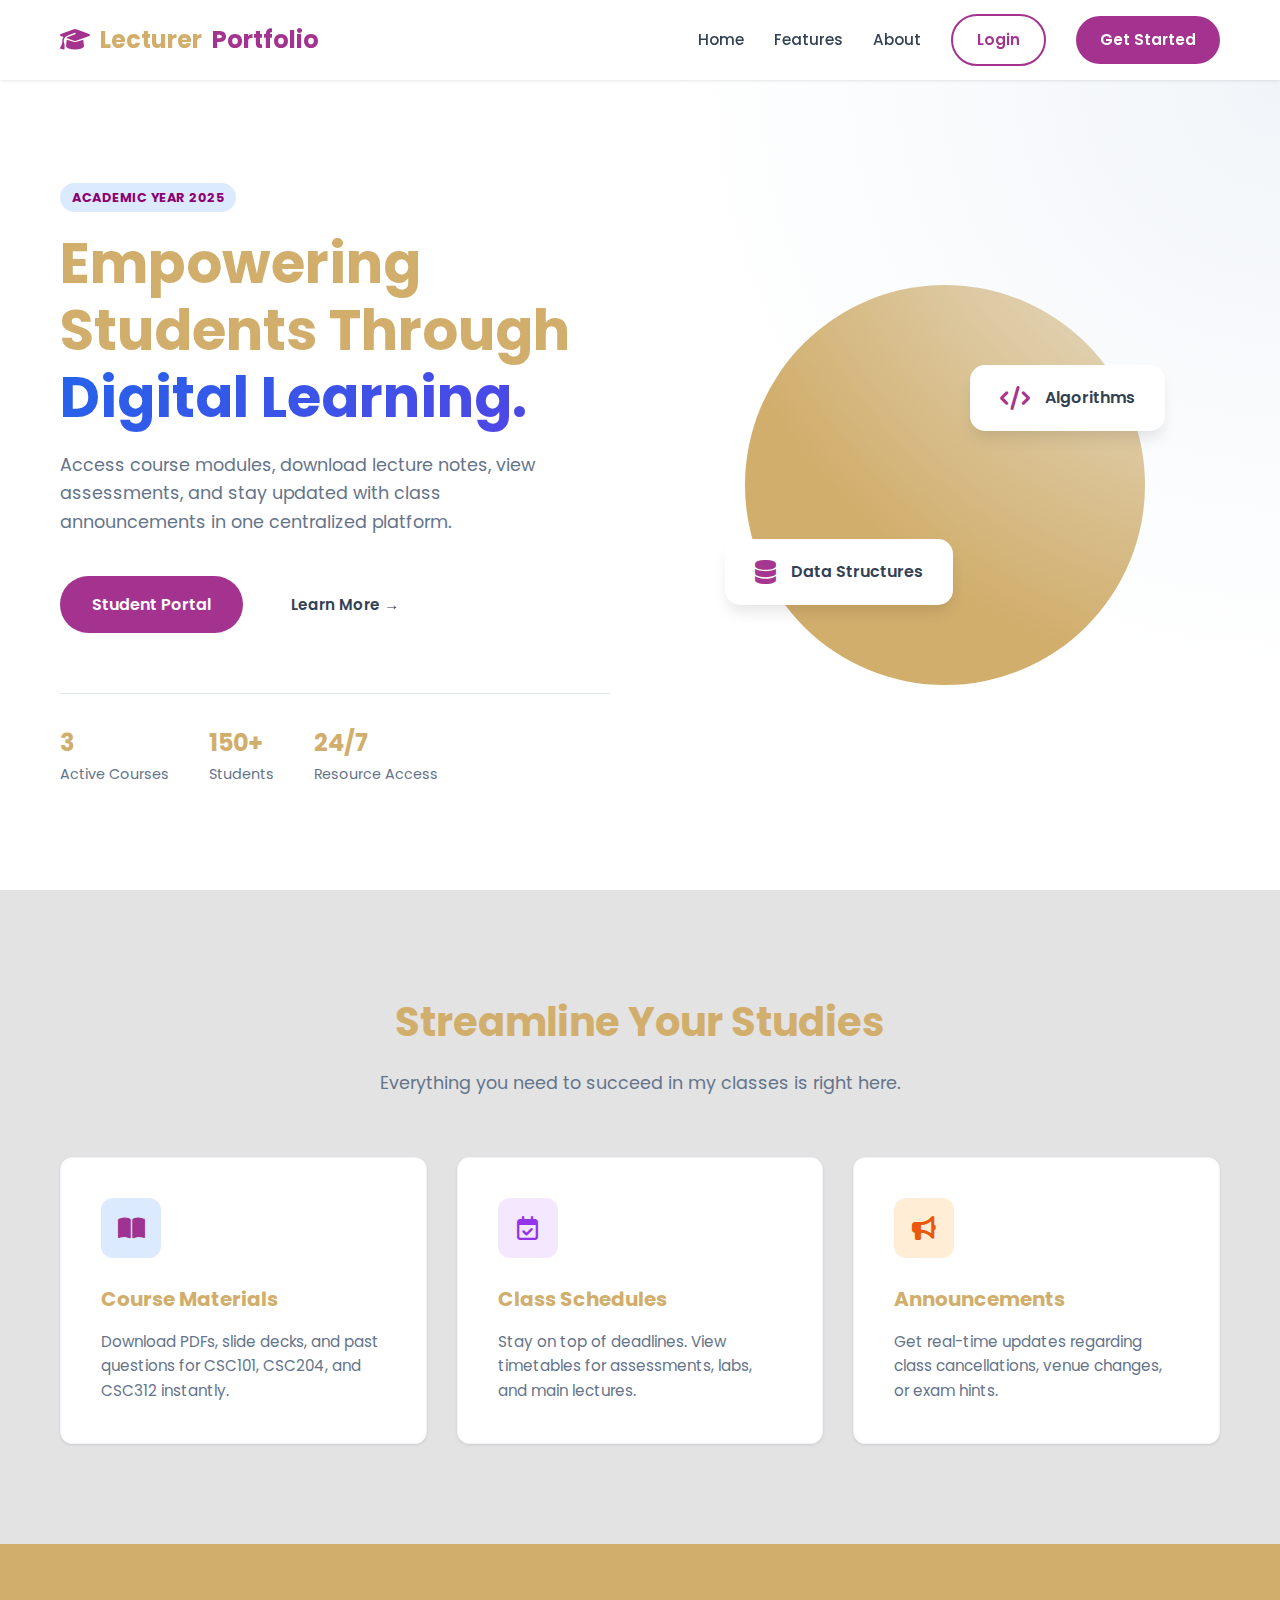
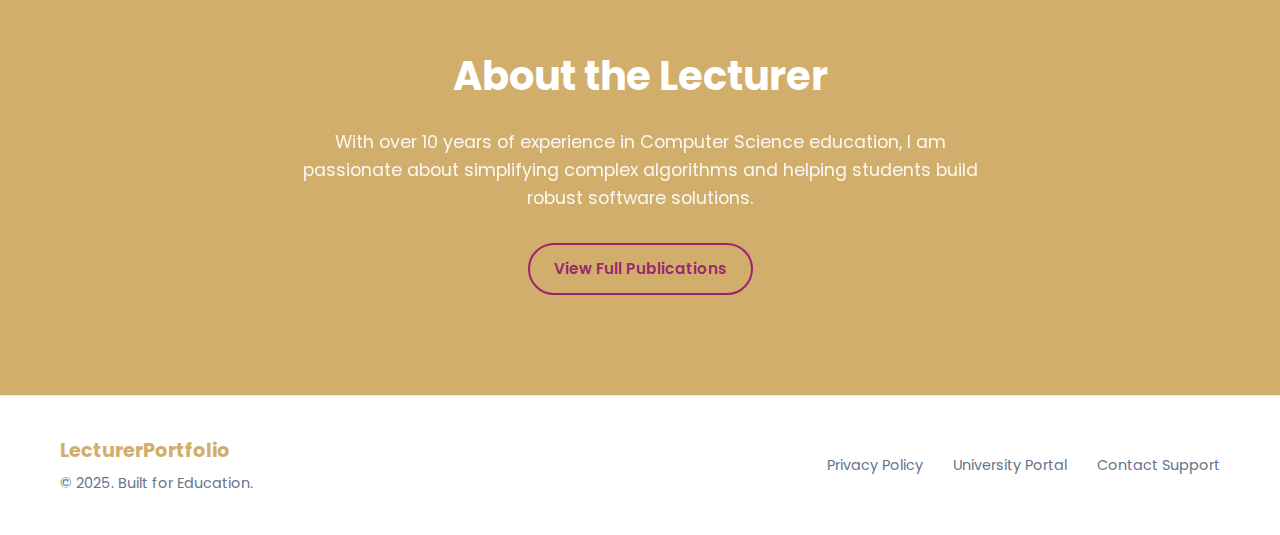
<file: Portfolio/index.html>
<!DOCTYPE html>
<html lang="en">
  <head>
    <meta charset="UTF-8" />
    <meta name="viewport" content="width=device-width, initial-scale=1.0" />
    <title>Dr. Smith | Lecturer Portfolio</title>
    <link rel="stylesheet" href="index.css" />
    <link rel="preconnect" href="https://fonts.googleapis.com" />
    <link rel="preconnect" href="https://fonts.gstatic.com" crossorigin />
    <link
      href="https://fonts.googleapis.com/css2?family=Poppins:wght@300;400;600;700&display=swap"
      rel="stylesheet"
    />
    <link rel="stylesheet" href="https://cdnjs.cloudflare.com/ajax/libs/font-awesome/6.4.0/css/all.min.css">
  </head>
  <body>
    <header id="site-header">
      <div class="container nav-wrapper">
        <div class="logo">
            <span class="logo-icon"><i class="fa-solid fa-graduation-cap"></i></span>
            Lecturer<span class="highlight">Portfolio</span>
        </div>
        <nav class="nav">
          <a href="#home" class="nav-link">Home</a>
          <a href="#features" class="nav-link">Features</a>
          <a href="#about" class="nav-link">About</a>
          <a href="login.html" class="btn btn-outline">Login</a>
          <a href="signup.html" class="btn btn-primary">Get Started</a>
        </nav>
        <div class="mobile-toggle">
            <i class="fa-solid fa-bars"></i>
        </div>
      </div>
    </header>

    <main>
      <section id="home" class="hero-section">
        <div class="container hero-grid">
            <div class="hero-text">
                <span class="badge">Academic Year 2025</span>
                <h1>Empowering Students Through <span class="text-gradient">Digital Learning.</span></h1>
                <p>
                Access course modules, download lecture notes, view assessments, and stay updated with class announcements in one centralized platform.
                </p>
                <div class="cta-group">
                    <a href="login.html" class="btn btn-primary btn-lg">Student Portal</a>
                    <a href="#about" class="btn btn-text">Learn More &rarr;</a>
                </div>
                <div class="stats">
                    <div class="stat-item">
                        <strong>3</strong> <span>Active Courses</span>
                    </div>
                    <div class="stat-item">
                        <strong>150+</strong> <span>Students</span>
                    </div>
                    <div class="stat-item">
                        <strong>24/7</strong> <span>Resource Access</span>
                    </div>
                </div>
            </div>
            <div class="hero-visual">
                <div class="visual-card card-1">
                    <i class="fa-solid fa-code"></i>
                    <span>Algorithms</span>
                </div>
                <div class="visual-card card-2">
                    <i class="fa-solid fa-database"></i>
                    <span>Data Structures</span>
                </div>
                <div class="visual-circle"></div>
            </div>
        </div>
      </section>

      <section id="features" class="features-section">
          <div class="container">
              <div class="section-header">
                  <h2>Streamline Your Studies</h2>
                  <p>Everything you need to succeed in my classes is right here.</p>
              </div>
              
              <div class="features-grid">
                  <div class="feature-card">
                      <div class="icon-box blue">
                        <i class="fa-solid fa-book-open"></i>
                      </div>
                      <h3>Course Materials</h3>
                      <p>Download PDFs, slide decks, and past questions for CSC101, CSC204, and CSC312 instantly.</p>
                  </div>

                  <div class="feature-card">
                      <div class="icon-box purple">
                        <i class="fa-regular fa-calendar-check"></i>
                      </div>
                      <h3>Class Schedules</h3>
                      <p>Stay on top of deadlines. View timetables for assessments, labs, and main lectures.</p>
                  </div>

                  <div class="feature-card">
                      <div class="icon-box orange">
                        <i class="fa-solid fa-bullhorn"></i>
                      </div>
                      <h3>Announcements</h3>
                      <p>Get real-time updates regarding class cancellations, venue changes, or exam hints.</p>
                  </div>
              </div>
          </div>
      </section>

      <section id="about" class="about-section">
          <div class="container about-wrapper">
              <div class="about-content">
                  <h2>About the Lecturer</h2>
                  <p>With over 10 years of experience in Computer Science education, I am passionate about simplifying complex algorithms and helping students build robust software solutions.</p>
                  <a href="#" class="btn btn-outline">View Full Publications</a>
              </div>
          </div>
      </section>
    </main>

    <footer id="site-footer">
      <div class="container footer-content">
        <div class="footer-left">
            <h3>LecturerPortfolio</h3>
            <p>&copy; 2025. Built for Education.</p>
        </div>
        <div class="footer-links">
            <a href="#">Privacy Policy</a>
            <a href="#">University Portal</a>
            <a href="#">Contact Support</a>
        </div>
      </div>
    </footer>
  </body>
</html>
</file>
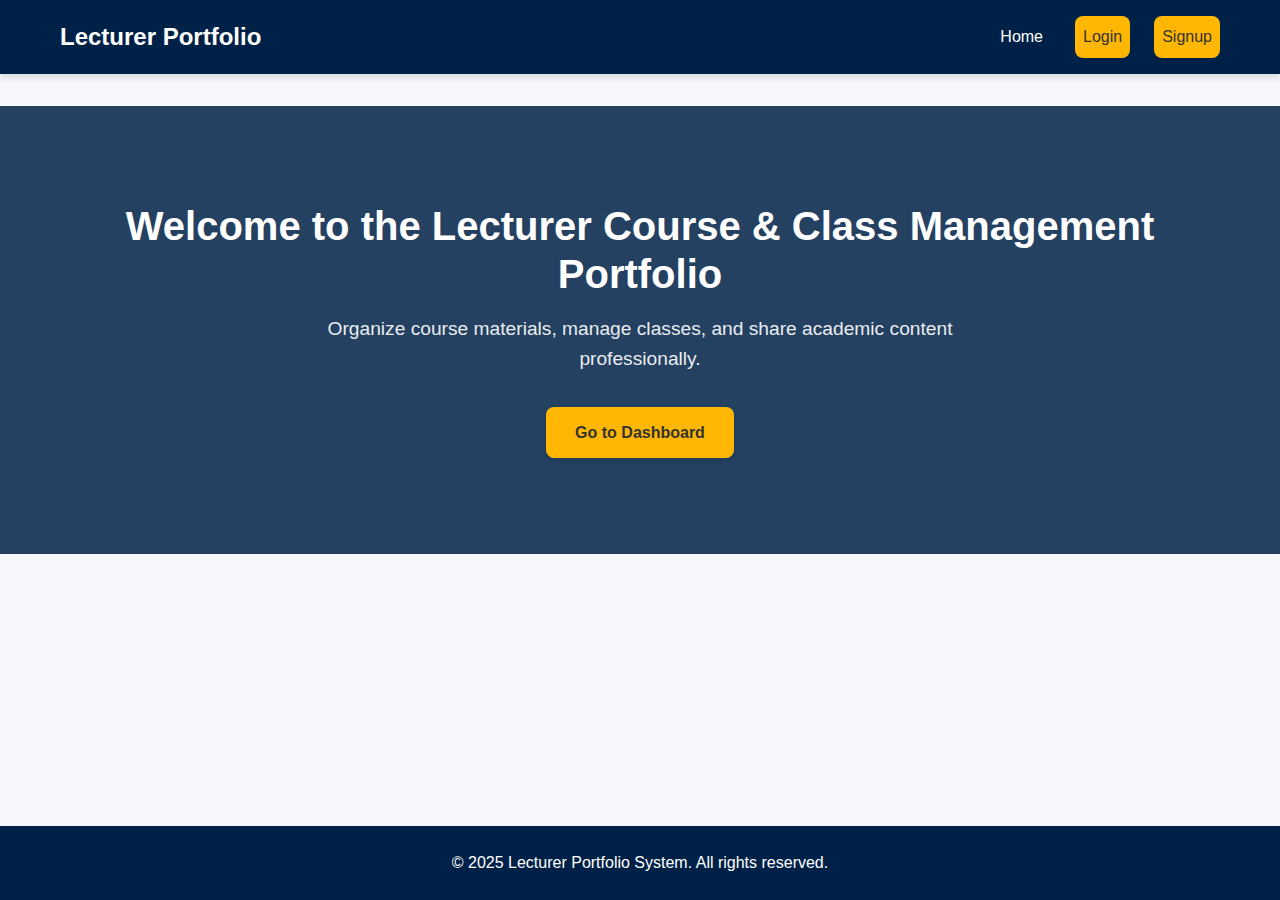
<file: Portfolio (2)/Portfolio/index.html>
<!DOCTYPE html>
<html lang="en">
  <head>
    <meta charset="UTF-8" />
    <meta name="viewport" content="width=device-width, initial-scale=1.0" />
    <title>Lecturer Portfolio</title>
    <link rel="stylesheet" href="index.css" />
    <link rel="preconnect" href="https://fonts.googleapis.com" />
    <link rel="preconnect" href="https://fonts.gstatic.com" crossorigin />
    <link
      href="https://fonts.googleapis.com/css2?family=Poppins:ital,wght@0,100;0,200;0,300;0,400;0,500;0,600;0,700;0,800;0,900;1,100;1,200;1,300;1,400;1,500;1,600;1,700;1,800;1,900&display=swap"
      rel="stylesheet"
    />
  </head>
  <body>
    <!-- HEADER SECTION -->
    <header id="site-header">
      <div class="container">
        <div class="logo">Lecturer Portfolio</div>
        <nav class="nav">
          <a href="index.html">Home</a>
          <a href="login.html" class="btn">Login</a>
          <a href="signup.html" class="btn">Signup</a>
        </nav>
      </div>
    </header>

    <!-- MAIN CONTENT -->
    <main>
      <!-- HOME SECTION -->
      <section id="home" class="page-section active">
        <section id="hero">
          <div class="container">
            <h1>Welcome to the Lecturer Course & Class Management Portfolio</h1>
            <p>
              Organize course materials, manage classes, and share academic
              content professionally.
            </p>
            <a href="login.html" class="primary-btn">Go to Dashboard</a>
          </div>
        </section>
      </section>

      <!-- COURSE PAGES -->
      <section id="csc101" class="page-section">
        <div class="container">
          <div class="course-page">
            <h2>Course Overview</h2>
            <p>
              This course introduces foundational concepts in computer science
              including algorithms, data, hardware, and problem-solving
              techniques.
            </p>

            <h3>Weekly Breakdown</h3>
            <ul class="list">
              <li>Week 1 - Introduction to Computing</li>
              <li>Week 2 - Number Systems</li>
              <li>Week 3 - Algorithms & Flowcharts</li>
              <li>Week 4 - Computer Hardware</li>
              <li>Week 5 - Operating Systems</li>
              <li>Week 6 - Programming Basics</li>
            </ul>

            <h3>Course Materials</h3>
            <div class="materials">
              <div class="mat-item">Lecture Note - Week 1</div>
              <div class="mat-item">Lecture Slides - Hardware</div>
              <div class="mat-item">Assignment 1 - Flowcharts</div>
            </div>
          </div>
        </div>
      </section>

      <section id="csc204" class="page-section">
        <div class="container">
          <div class="course-page">
            <h2>Course Overview</h2>
            <p>
              This course covers essential data structures including arrays,
              linked lists, trees, stacks, queues, and algorithmic thinking.
            </p>

            <h3>Weekly Breakdown</h3>
            <ul class="list">
              <li>Week 1 - Algorithm Analysis</li>
              <li>Week 2 - Arrays & Linked Lists</li>
              <li>Week 3 - Stacks & Queues</li>
              <li>Week 4 - Trees</li>
              <li>Week 5 - Graphs</li>
              <li>Week 6 - Sorting Algorithms</li>
            </ul>

            <h3>Course Materials</h3>
            <div class="materials">
              <div class="mat-item">Data Structures Intro Slides</div>
              <div class="mat-item">Tree Traversal Notes</div>
              <div class="mat-item">Assignment - Sorting Algorithms</div>
            </div>
          </div>
        </div>
      </section>

      <section id="csc312" class="page-section">
        <div class="container">
          <div class="course-page">
            <h2>Course Overview</h2>
            <p>
              This course teaches front-end and back-end web technologies
              including HTML, CSS, JavaScript, HTTP, and server-side processes.
            </p>

            <h3>Weekly Breakdown</h3>
            <ul class="list">
              <li>Week 1 - Introduction to the Web</li>
              <li>Week 2 - HTML5 Structure</li>
              <li>Week 3 - CSS Styling</li>
              <li>Week 4 - JavaScript Basics</li>
              <li>Week 5 - Front-End Projects</li>
              <li>Week 6 - Backend/CGI Concepts</li>
            </ul>

            <h3>Course Materials</h3>
            <div class="materials">
              <div class="mat-item">HTML5 Notes</div>
              <div class="mat-item">CSS3 Styling Guide</div>
              <div class="mat-item">Assignment - Build a Webpage</div>
            </div>
          </div>
        </div>
      </section>
    </main>

    <!-- FOOTER SECTION -->
    <footer id="site-footer">
      <div class="container">
        <p>&copy; 2025 Lecturer Portfolio System. All rights reserved.</p>
      </div>
    </footer>
  </body>
</html>
</file>
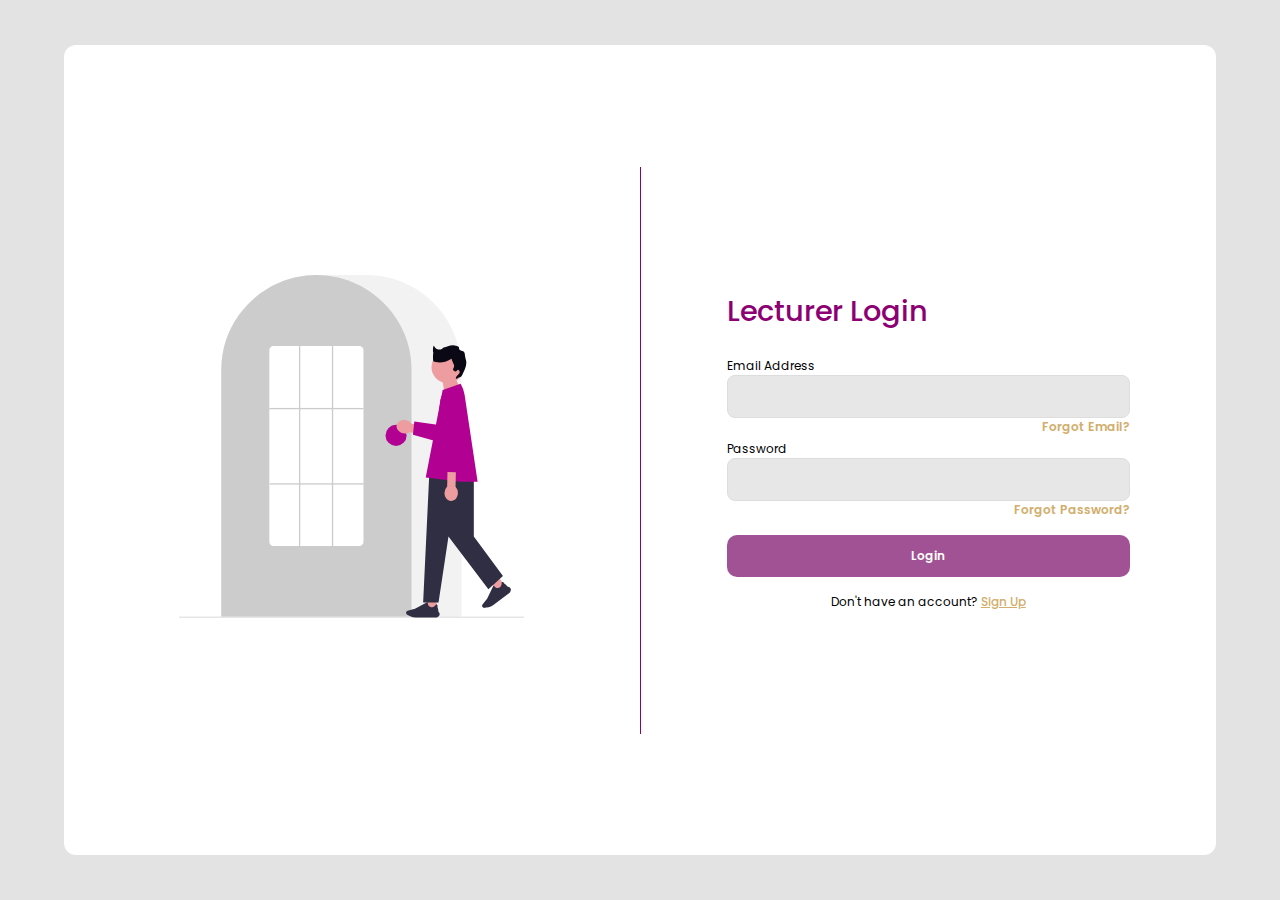
<file: Portfolio/dashboard.html>
<!DOCTYPE html>
<html lang="en">
  <head>
    <meta charset="UTF-8" />
    <meta name="viewport" content="width=device-width, initial-scale=1.0" />
    <title>Lecturer - Dashboard</title>
    <link
      rel="stylesheet"
      href="https://cdnjs.cloudflare.com/ajax/libs/font-awesome/6.0.0/css/all.min.css"
    />
    <link rel="stylesheet" href="dashboard.css" />
    <link rel="preconnect" href="https://fonts.googleapis.com" />
    <link rel="preconnect" href="https://fonts.gstatic.com" crossorigin />
    <link
      href="https://fonts.googleapis.com/css2?family=Poppins:ital,wght@0,100;0,200;0,300;0,400;0,500;0,600;0,700;0,800;0,900;1,100;1,200;1,300;1,400;1,500;1,600;1,700;1,800;1,900&display=swap"
      rel="stylesheet"
    />
  </head>

  <body>
    <button id="mobile-menu-btn" class="mobile-menu-btn">
    <i class="fa-solid fa-bars"></i>
</button>
    <div class="dashboard-container">
      <!-- SIDEBAR -->
      <aside class="sidebar">
        <div class="logo">
          <h2><i class="fa-solid fa-graduation-cap"></i> UniLex</h2>
        </div>
        <ul class="nav-links"></ul>
        <div class="logout-section">
          <a href="login.html" class="log">
            <button class="logout-btn">
              <i class="fa-solid fa-right-from-bracket"></i> Logout
            </button>
          </a>
        </div>
      </aside>

      <!-- MAIN CONTENT -->
      <main class="main-content">
        <!-- HEADER -->
        <header>
          <div class="navii">
            <span></span>
            <p class="top">Dashboard</p>
          </div>
          <div>
            <div class="profile-pic">DS</div>
          </div>
        </header>

        <!-- DASHBOARD PAGE -->
        <div id="page-dashboard" class="page-content active">
          <div class="start">
            <div class="welcome-text">
              <span>
                <p>Welcome back to your dashboard,</p>
              </span>
              <h1 id="welcome-name">Dr. Smith</h1>
            </div>
            <div class="header-actions">
              <span id="current-date"></span>
            </div>
          </div>
          <div class="content-grid">
            <!-- CENTER PANEL -->
            <section class="center-panel">
              <div class="stats-container">
                <div class="card stat-card">
                  <h3>Active Courses</h3>
                  <div class="value">0</div>
                  <p class="subtext">Fall Semester</p>
                </div>
                <div class="card stat-card">
                  <h3>Total Students</h3>
                  <div class="value">0</div>
                  <p class="subtext">Across all levels</p>
                </div>
                <div class="card stat-card highlight">
                  <h3>Pending Marking</h3>
                  <div class="value">0</div>
                  <p class="subtext">Assignments</p>
                </div>
              </div>

              <!-- Course List -->
              <div class="recent-activity">
                <div class="section-header">
                  <h2>Your Courses</h2>
                  <a href="#" class="see-all">See all</a>
                </div>
                <!-- Courses will be dynamically loaded here -->
              </div>
            </section>

            <!-- RIGHT PANEL -->
            <aside class="right-panel">
              <div class="quick-action-card">
                <h3>Quick Announcement</h3>
                <form>
                  <label>Select Course</label>
                  <select>
                    <option>Loading courses...</option>
                  </select>
                  <label>Title</label>
                  <input type="text" placeholder="e.g. Class Cancelled" />
                  <label>Message</label>
                  <textarea placeholder="Type your message here..."></textarea>
                  <button type="submit" class="action-btn">Send Blast</button>
                </form>
              </div>
            </aside>
          </div>
        </div>

        <!-- MY COURSES PAGE -->
        <div id="page-courses" class="page-content">
          <div class="section-header">
            <h2>My Courses</h2>
            <button class="action-btn" id="addCourse">
  <i class="fa-solid fa-plus"></i> Add New Course
</button>
          </div>
          <div class="simple-grid">
            <!-- Courses will be dynamically loaded here -->
          </div>
        </div>

        <!-- STUDENTS PAGE -->
        <div id="page-students" class="page-content">
          <div class="section-header">
            <h2>Student Roster</h2>
            <input
              type="text"
              class="search-bar"
              placeholder="Search students..."
            />
          </div>
          <div class="card">
            <div class="table-responsive">
              <table class="styled-table">
                <thead>
                  <tr>
                    <th>Student ID</th>
                    <th>Name</th>
                    <th>Email</th>
                    <th>Course</th>
                  </tr>
                </thead>
                <tbody>
                  <tr>
                    <td colspan="4">Loading students...</td>
                  </tr>
                </tbody>
              </table>
            </div>
          </div>
        </div>

        <!-- ASSIGNMENTS PAGE -->
        <div id="page-assignments" class="page-content">
          <div class="section-header">
            <h2>Assignments</h2>
          </div>
          <div class="card">
            <h3>Loading assignments...</h3>
          </div>
        </div>

        <!-- ABOUT PAGE -->
        <div id="page-about" class="page-content">
          <div class="img-container">
            <i class="fa-regular fa-user big"></i>
          </div>
          <div class="inner-tabs-nav">
            <button class="inner-tab active" data-subtab="overview">
              Overview
            </button>
            <button class="inner-tab" data-subtab="education">Education</button>
            <button class="inner-tab" data-subtab="experience">
              Experience
            </button>
            <button class="inner-tab" data-subtab="publications">
              Publications
            </button>
          </div>
          <div id="subtab-overview" class="inner-panel active">
            <div class="card">
              <div class="profile-header-flex">
                <div class="profile-icon-container">
                  <i class="fa-solid fa-user"></i>
                </div>
                <div>
                  <h3>Dr. John Smith</h3>
                  <p class="text-muted">Senior Lecturer, Computer Science</p>
                  <p class="bio-text">
                    Dr. Smith is a Senior Lecturer with over 10 years of
                    experience in software engineering and AI. He is passionate
                    about bridging the gap between theoretical computer science
                    and practical industry application.
                  </p>
                </div>
              </div>
              <hr class="divider" />
              <div class="contact-grid">
                <div class="contact-item">
                  <i class="fa-solid fa-envelope"></i> john.smith@unilex.edu
                </div>
                <div class="contact-item">
                  <i class="fa-solid fa-phone"></i> +234 801 234 5678
                </div>
              </div>
            </div>
          </div>

          <div id="subtab-education" class="inner-panel">
            <div class="card">
              <h3>Academic Background</h3>
              <ul class="timeline-list">
                <li>
                  <h4>PhD in Computer Science</h4>
                  <span class="date">2018 - University of Lagos</span>
                  <p>
                    Thesis: Optimizing Neural Networks for Low-Power Devices.
                  </p>
                </li>
                <li>
                  <h4>MSc in Data Systems</h4>
                  <span class="date">2014 - Covenant University</span>
                </li>
                <li>
                  <h4>BSc Computer Science</h4>
                  <span class="date">2011 - University of Benin</span>
                </li>
              </ul>
            </div>
          </div>

          <div id="subtab-experience" class="inner-panel">
            <div class="card">
              <h3>Professional History</h3>
              <ul class="timeline-list">
                <li>
                  <h4>Senior Lecturer</h4>
                  <span class="date">2020 - Present • UniLex</span>
                </li>
                <li>
                  <h4>Lead Software Engineer</h4>
                  <span class="date">2015 - 2020 • TechSolutions Ltd</span>
                </li>
              </ul>
            </div>
          </div>

          <div id="subtab-publications" class="inner-panel">
            <div class="card">
              <h3>Selected Publications</h3>
              <ul class="pub-list">
                <li>
                  <a href="#"
                    >Smith, J. (2023). <em>AI in Education.</em> Journal of AI
                    Research.</a
                  >
                </li>
                <li>
                  <a href="#"
                    >Smith, J. & Doe, A. (2022).
                    <em>Remote Learning Systems.</em> Int. Conf. on
                    Education.</a
                  >
                </li>
              </ul>
            </div>
          </div>
        </div>
      </main>
    </div>

    <script src="script.js" defer></script>
  </body>
</html>
</file>
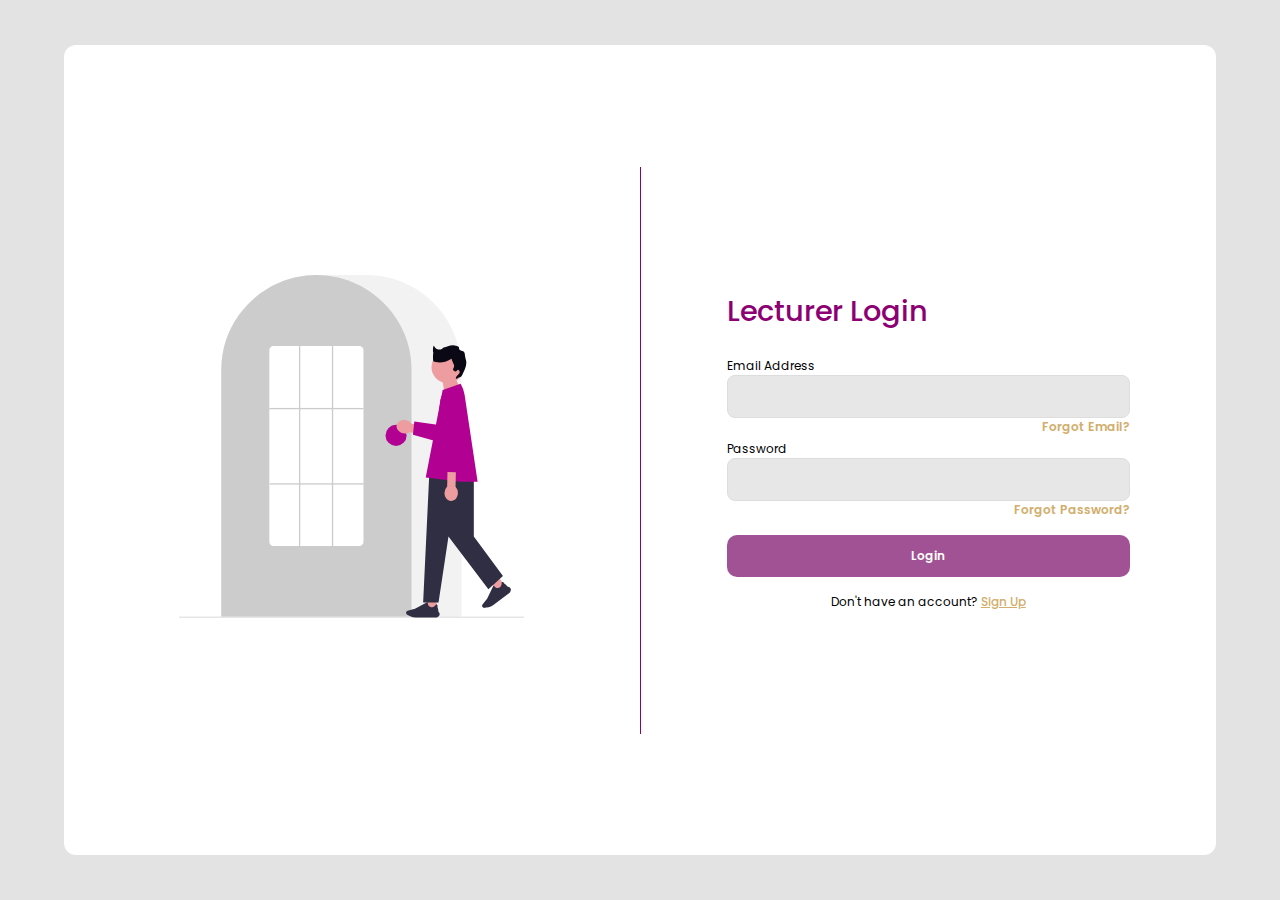
<file: Portfolio/login.html>
<!DOCTYPE html>
<html lang="en">
  <head>
    <meta charset="UTF-8" />
    <meta name="viewport" content="width=device-width, initial-scale=1.0" />
    <title>Login Page</title>
    <link rel="stylesheet" href="auth.css" />
    <link rel="preconnect" href="https://fonts.googleapis.com" />
    <link rel="preconnect" href="https://fonts.gstatic.com" crossorigin />
    <title>TEST Page</title>
    <link
      href="https://fonts.googleapis.com/css2?family=Poppins:wght@100;200;300;400;500;600;700;800;900&display=swap"
      rel="stylesheet"
    />
  </head>
  <body>
    <!-- LOGIN SECTION -->
    <section id="login" class="page-section">
      <div class="auth-body">
        <div class="login-image">
          <img src="assets/login_pic3.svg" alt="" />
        </div>
        <div class="line"></div>
        <div class="auth-container">
          <form class="auth-form" id="loginForm">
            <h2>Lecturer Login</h2>
            
            <div id="error-message" style="color: red; margin-bottom: 10px; display: none;"></div>
            
            <label>Email Address</label>
            <input type="email" id="email" name="email" required />
            <p class="forgor fir">Forgot Email?</p>

            <label>Password</label>
            <input type="password" id="password" name="password" required />
            <p class="forgor sec">Forgot Password?</p>

            <button type="submit" class="primary-btn">Login</button>

            <p class="dont">
              Don't have an account?
              <span><a href="signup.html">Sign Up</a></span>
            </p>
          </form>
        </div>
      </div>
    </section>
<script>
  console.log('Login page loaded - JavaScript is running');

  document.getElementById('loginForm').addEventListener('submit', async function(e) {
    e.preventDefault();  // Prevent the default form submission

    const email = document.getElementById('email').value;
    const password = document.getElementById('password').value;
    const errorDiv = document.getElementById('error-message');

    // Clear previous errors
    errorDiv.style.display = 'none';
    errorDiv.textContent = '';

    console.log('Email:', email);
    console.log('Password:', password);

    // Build URL-encoded body for CGI
    const body = new URLSearchParams();
    body.append('action', 'login');
    body.append('data', JSON.stringify({ email, password }));

    const API_URL = "https://lecturerporfolio.onrender.com/lecturer_api.py";
    try {
      const response = await fetch(API_URL, {
        method: 'POST',
        headers: { "Content-Type": "application/x-www-form-urlencoded" },
        body: body.toString()
      });

      console.log('Response status:', response.status);

      // Get text response first
      const text = await response.text();
      console.log('Raw response:', text);

      // Parse JSON safely
      let result;
      try {
        result = JSON.parse(text);
        console.log('Parsed result:', result);
      } catch (jsonError) {
        console.error('JSON parse error:', jsonError);
        errorDiv.textContent = 'Server returned invalid response. Check console.';
        errorDiv.style.display = 'block';
        return;
      }

      // Handle login result
      if (result.success) {
        console.log('Login successful!');
        sessionStorage.setItem('lecturer', JSON.stringify(result.lecturer));
        window.location.href = 'dashboard.html';
      } else {
        console.log('Login failed:', result.message);
        errorDiv.textContent = result.message;
        errorDiv.style.display = 'block';
      }
    } catch (error) {
      console.error('Fetch error:', error);
      errorDiv.textContent = 'Connection error: ' + error.message;
      errorDiv.style.display = 'block';
    }
  });
</script>
   
  </body>
</html>
</file>
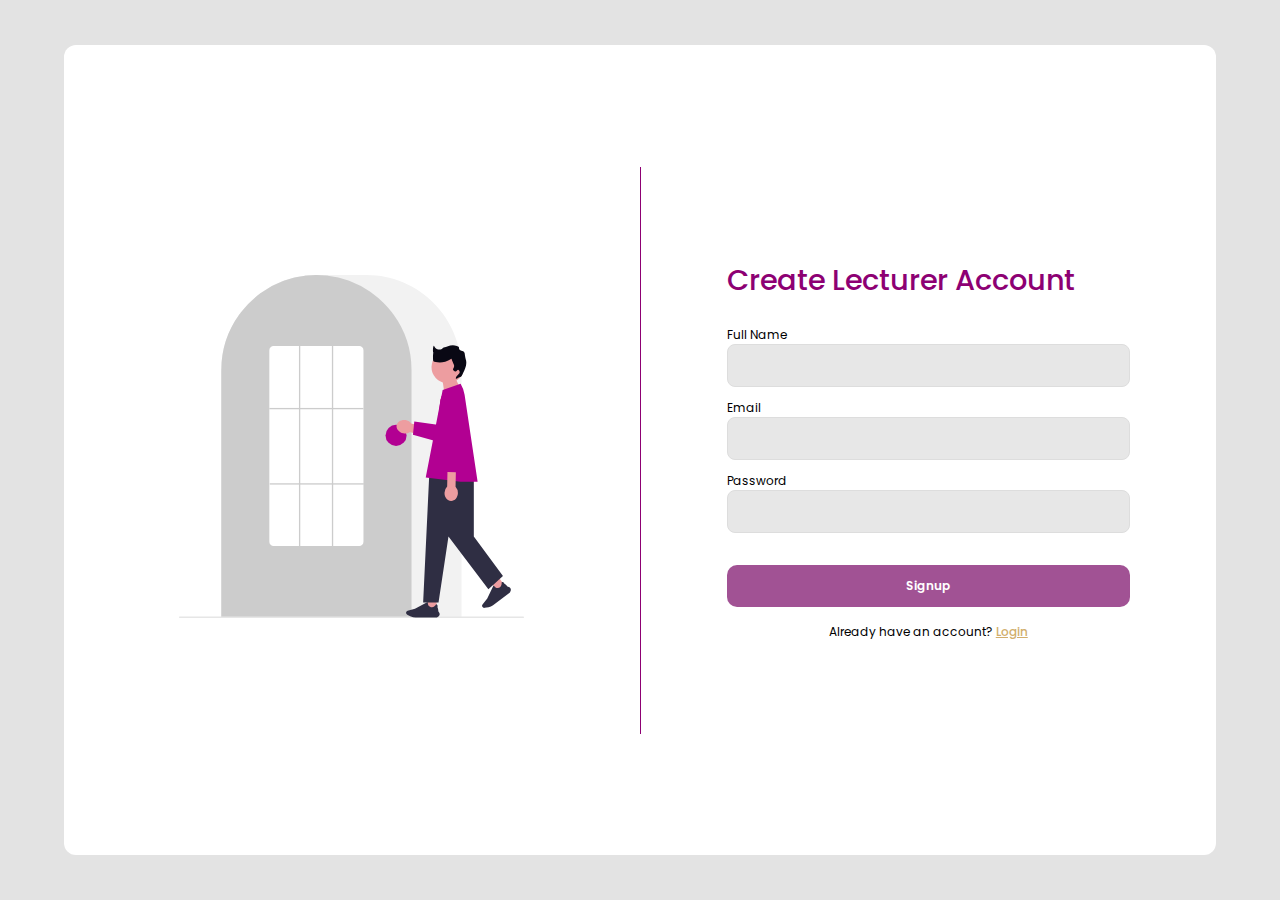
<file: Portfolio/signup.html>
<!DOCTYPE html>
<html lang="en">
  <head>
    <meta charset="UTF-8" />
    <meta name="viewport" content="width=device-width, initial-scale=1.0" />
    <title>Signup Page</title>
    <link rel="stylesheet" href="auth.css" />
    <link rel="preconnect" href="https://fonts.googleapis.com" />
    <link rel="preconnect" href="https://fonts.gstatic.com" crossorigin />
    <link
      href="https://fonts.googleapis.com/css2?family=Poppins:ital,wght@0,100;0,200;0,300;0,400;0,500;0,600;0,700;0,800;0,900;1,100;1,200;1,300;1,400;1,500;1,600;1,700;1,800;1,900&display=swap"
      rel="stylesheet"
    />
  </head>
  <body>
    <!-- SIGNUP SECTION -->
    <section id="signup" class="page-section">
      <div class="auth-body">
        <div class="login-image">
          <img src="assets/login_pic3.svg" alt="" />
        </div>
        <div class="line"></div>
        <div class="auth-container">
          <form class="auth-form" id="signupForm">
            <h2>Create Lecturer Account</h2>
            
            <div id="error-message" style="color: red; margin-bottom: 10px; display: none;"></div>
            <div id="success-message" style="color: green; margin-bottom: 10px; display: none;"></div>
            
            <label>Full Name</label>
            <input type="text" id="name" name="name" required class="new" />

            <label>Email</label>
            <input type="email" id="email" name="email" required class="new" />

            <label>Password</label>
            <input type="password" id="password" name="password" required class="new th" />

            <button type="submit" class="primary-btn">Signup</button>
            
            <p class="dont">
              Already have an account?
              <span><a href="login.html">Login</a></span>
            </p>
          </form>
        </div>
      </div>
    </section>

    <script>
      console.log('Signup page loaded');

      document.getElementById('signupForm').addEventListener('submit', async function(e) {
        e.preventDefault();
        console.log('Signup form submitted');

        const name = document.getElementById('name').value;
        const email = document.getElementById('email').value;
        const password = document.getElementById('password').value;
        const errorDiv = document.getElementById('error-message');
        const successDiv = document.getElementById('success-message');

        errorDiv.style.display = 'none';
        successDiv.style.display = 'none';

        console.log('Name:', name);
        console.log('Email:', email);

        const body = new URLSearchParams();
        body.append('action', 'signup');
        body.append('data', JSON.stringify({ name, email, password }));

        const API_URL = "https://lecturerporfolio.onrender.com/lecturer_api.py";
        try {
          const response = await fetch(API_URL, {
            method: 'POST',
            headers: { "Content-Type": "application/x-www-form-urlencoded" },
            body: body.toString()
          });

          console.log('Response status:', response.status);

          const text = await response.text();
          console.log('Raw response:', text);

          let result;
          try {
            result = JSON.parse(text);
            console.log('Parsed result:', result);
          } catch (jsonError) {
            console.error('JSON parse error:', jsonError);
            errorDiv.textContent = 'Server returned invalid response.';
            errorDiv.style.display = 'block';
            return;
          }

          if (result.success) {
            console.log('✅ Signup successful!');
            successDiv.textContent = result.message + ' Redirecting to login...';
            successDiv.style.display = 'block';

            // Clear form
            document.getElementById('signupForm').reset();

            // Redirect to login after 2 seconds
            setTimeout(() => {
              window.location.href = 'login.html';
            }, 2000);
          } else {
            console.log('❌ Signup failed:', result.message);
            errorDiv.textContent = result.message;
            errorDiv.style.display = 'block';
          }
        } catch (error) {
          console.error('Fetch error:', error);
          errorDiv.textContent = 'Connection error: ' + error.message;
          errorDiv.style.display = 'block';
        }
      });
    </script>
  </body>
</html>
</file>
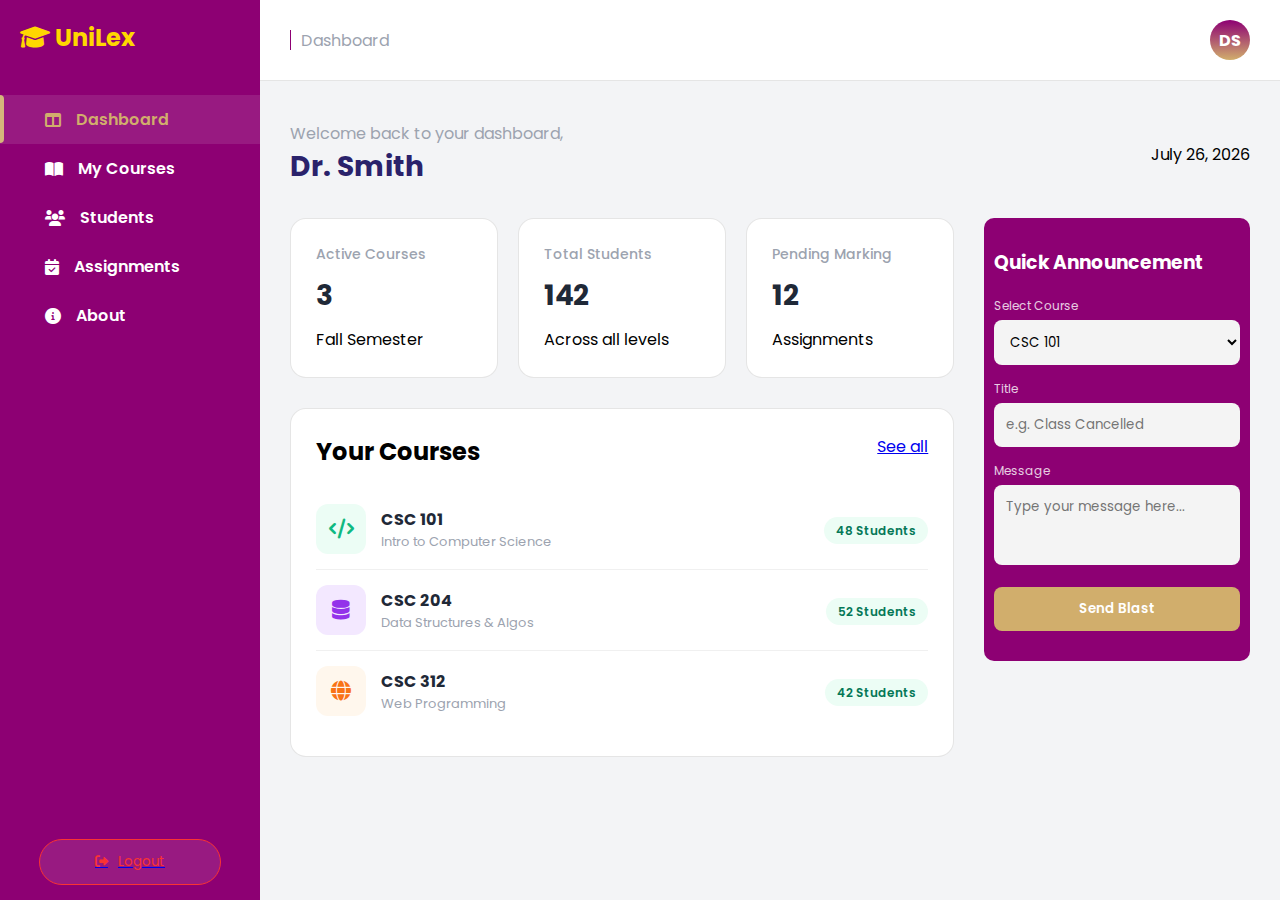
<file: Portfolio (2)/Portfolio/dashboard.html>
<!DOCTYPE html>
<html lang="en">
  <head>
    <meta charset="UTF-8" />
    <meta name="viewport" content="width=device-width, initial-scale=1.0" />
    <title>Lecturer - Dashboard</title>
    <link
      rel="stylesheet"
      href="https://cdnjs.cloudflare.com/ajax/libs/font-awesome/6.0.0/css/all.min.css"
    />

    <link rel="stylesheet" href="dashboard.css" />
    <link rel="preconnect" href="https://fonts.googleapis.com" />
    <link rel="preconnect" href="https://fonts.gstatic.com" crossorigin />
    <link
      href="https://fonts.googleapis.com/css2?family=Poppins:ital,wght@0,100;0,200;0,300;0,400;0,500;0,600;0,700;0,800;0,900;1,100;1,200;1,300;1,400;1,500;1,600;1,700;1,800;1,900&display=swap"
      rel="stylesheet"
    />
  </head>

  <body>
    <div class="dashboard-container">
      <!-- SIDEBAR ------------------------------------------>
      <aside class="sidebar">
        <div class="logo">
          <h2><i class="fa-solid fa-graduation-cap"></i> UniLex</h2>
        </div>
        <ul class="nav-links"></ul>
        <div class="logout-section">
          <a href="login.html" class="log">
            <button class="logout-btn">
              <i class="fa-solid fa-right-from-bracket"></i> Logout
            </button>
          </a>
        </div>
      </aside>

      <!-- MAIN CONTENT ---->
      <main class="main-content">
        <!-- HEADER ------------------------------------------>
        <header>
          <div class="navii">
            <span></span>
            <p class="top">Placeholder</p>
          </div>
          <div>
            <div class="profile-pic">DS</div>
          </div>
        </header>

        <!-- ======================================================= -->

        <!-- DASHBOARD  ------------------------------------------>
        <div id="page-dashboard" class="page-content active">
          <div class="start">
            <div class="welcome-text">
              <span>
                <p>Welcome back to your dashboard,</p>
              </span>
              <h1>Dr. Smith</h1>
            </div>
            <div class="header-actions">
              <span id="current-date"></span>
            </div>
          </div>
          <div class="content-grid">
            <!-- CENTER PANEL------------------------------------------->
            <section class="center-panel">
              <div class="stats-container">
                <div class="card stat-card">
                  <h3>Active Courses</h3>
                  <div class="value">3</div>
                  <p class="subtext">Fall Semester</p>
                </div>
                <div class="card stat-card">
                  <h3>Total Students</h3>
                  <div class="value">142</div>
                  <p class="subtext">Across all levels</p>
                </div>
                <div class="card stat-card highlight">
                  <h3>Pending Marking</h3>
                  <div class="value">12</div>
                  <p class="subtext">Assignments</p>
                </div>
              </div>

              <!-- Course List ------------------------------------------>
              <div class="recent-activity">
                <div class="section-header">
                  <h2>Your Courses</h2>
                  <a href="#" class="see-all">See all</a>
                </div>
                <div class="list-item">
                  <div class="icon-box green">
                    <i class="fa-solid fa-code"></i>
                  </div>
                  <div class="info">
                    <h4>CSC 101</h4>
                    <p>Intro to Computer Science</p>
                  </div>
                  <div class="status">
                    <span class="badge success">48 Students</span>
                  </div>
                </div>
                <div class="list-item">
                  <div class="icon-box purple">
                    <i class="fa-solid fa-database"></i>
                  </div>
                  <div class="info">
                    <h4>CSC 204</h4>
                    <p>Data Structures & Algos</p>
                  </div>
                  <div class="status">
                    <span class="badge success">52 Students</span>
                  </div>
                </div>
                <div class="list-item">
                  <div class="icon-box orange">
                    <i class="fa-solid fa-globe"></i>
                  </div>
                  <div class="info">
                    <h4>CSC 312</h4>
                    <p>Web Programming</p>
                  </div>
                  <div class="status">
                    <span class="badge success">42 Students</span>
                  </div>
                </div>
              </div>
            </section>

            <!-- RIGHT PANEL ------------------------------------------ -->
            <aside class="right-panel">
              <div class="quick-action-card">
                <h3>Quick Announcement</h3>
                <form>
                  <label>Select Course</label>
                  <select>
                    <option>CSC 101</option>
                    <option>CSC 204</option>
                  </select>
                  <label>Title</label>
                  <input type="text" placeholder="e.g. Class Cancelled" />
                  <label>Message</label>
                  <textarea placeholder="Type your message here..."></textarea>
                  <button type="submit" class="action-btn">Send Blast</button>
                </form>
              </div>
            </aside>
          </div>
        </div>

        <!--MY COURSES ------------------------------------------>
        <div id="page-courses" class="page-content">
          <div class="section-header">
            <h2>My Courses</h2>
            <button class="action-btn">
              <i class="fa-solid fa-plus"></i> Add New Course
            </button>
          </div>
          <div class="simple-grid">
            <div class="card">
              <h4>CSC 101: Intro to Computer Science</h4>
              <p>48 Students</p>
              <p>5 Materials, 2 Assignments</p>
            </div>
            <div class="card">
              <h4>CSC 204: Data Structures & Algos</h4>
              <p>52 Students</p>
              <p>8 Materials, 4 Assignments</p>
            </div>
            <div class="card">
              <h4>CSC 312: Web Programming</h4>
              <p>42 Students</p>
              <p>12 Materials, 6 Assignments</p>
            </div>
            <div class="card add-new-card">
              <i class="fa-solid fa-plus"></i>
              <p>Create New Course</p>
            </div>
          </div>
        </div>

        <!-- STUDENTS ----------------------------->
        <div id="page-students" class="page-content">
          <div class="section-header">
            <h2>Student Roster</h2>
            <input
              type="text"
              class="search-bar"
              placeholder="Search students..."
            />
          </div>
          <div class="card">
            <table class="styled-table">
              <thead>
                <tr>
                  <th>Student ID</th>
                  <th>Name</th>
                  <th>Email</th>
                  <th>Course</th>
                </tr>
              </thead>
              <tbody>
                <tr>
                  <td>100234</td>
                  <td>Alice Johnson</td>
                  <td>alice.j@uni.edu</td>
                  <td>CSC 101</td>
                </tr>
                <tr>
                  <td>100235</td>
                  <td>Bob Smith</td>
                  <td>bob.s@uni.edu</td>
                  <td>CSC 204</td>
                </tr>
                <tr>
                  <td>100236</td>
                  <td>Clara Williams</td>
                  <td>clara.w@uni.edu</td>
                  <td>CSC 312</td>
                </tr>
              </tbody>
            </table>
          </div>
        </div>

        <!--ASSIGNMENTS ------------------------------------------>
        <div id="page-assignments" class="page-content">
          <div class="section-header">
            <h2>Assignments</h2>
          </div>
          <div class="card">
            <h3>Pending Submissions to Mark (12)</h3>
            <p>Content for marking assignments would go here.</p>
          </div>
        </div>

        <!-- ABOUT ------------------------------------------>
        <div id="page-about" class="page-content">
          <div class="img-container">
            <i class="fa-regular fa-user big"></i>
          </div>
          <div class="inner-tabs-nav">
            <button class="inner-tab active" data-subtab="overview">
              Overview
            </button>
            <button class="inner-tab" data-subtab="education">Education</button>
            <button class="inner-tab" data-subtab="experience">
              Experience
            </button>
            <button class="inner-tab" data-subtab="publications">
              Publications
            </button>
          </div>
          <div id="subtab-overview" class="inner-panel active">
            <div class="card">
              <div class="profile-header-flex">
                <div class="profile-icon-container">
                  <i class="fa-solid fa-user"></i>
                </div>
                <div>
                  <h3>Dr. John Smith</h3>
                  <p class="text-muted">Senior Lecturer, Computer Science</p>
                  <p class="bio-text">
                    Dr. Smith is a Senior Lecturer with over 10 years of
                    experience in software engineering and AI. He is passionate
                    about bridging the gap between theoretical computer science
                    and practical industry application.
                  </p>
                </div>
              </div>
              <hr class="divider" />
              <div class="contact-grid">
                <div class="contact-item">
                  <i class="fa-solid fa-envelope"></i> john.smith@unilex.edu
                </div>
                <div class="contact-item">
                  <i class="fa-solid fa-phone"></i> +234 801 234 5678
                </div>
              </div>
            </div>
          </div>

          <div id="subtab-education" class="inner-panel">
            <div class="card">
              <h3>Academic Background</h3>
              <ul class="timeline-list">
                <li>
                  <h4>PhD in Computer Science</h4>
                  <span class="date">2018 - University of Lagos</span>
                  <p>
                    Thesis: Optimizing Neural Networks for Low-Power Devices.
                  </p>
                </li>
                <li>
                  <h4>MSc in Data Systems</h4>
                  <span class="date">2014 - Covenant University</span>
                </li>
                <li>
                  <h4>BSc Computer Science</h4>
                  <span class="date">2011 - University of Benin</span>
                </li>
              </ul>
            </div>
          </div>

          <div id="subtab-experience" class="inner-panel">
            <div class="card">
              <h3>Professional History</h3>
              <ul class="timeline-list">
                <li>
                  <h4>Senior Lecturer</h4>
                  <span class="date">2020 - Present • UniLex</span>
                </li>
                <li>
                  <h4>Lead Software Engineer</h4>
                  <span class="date">2015 - 2020 • TechSolutions Ltd</span>
                </li>
              </ul>
            </div>
          </div>

          <div id="subtab-publications" class="inner-panel">
            <div class="card">
              <h3>Selected Publications</h3>
              <ul class="pub-list">
                <li>
                  <a href="#"
                    >Smith, J. (2023). <em>AI in Education.</em> Journal of AI
                    Research.</a
                  >
                </li>
                <li>
                  <a href="#"
                    >Smith, J. & Doe, A. (2022).
                    <em>Remote Learning Systems.</em> Int. Conf. on
                    Education.</a
                  >
                </li>
              </ul>
            </div>
          </div>
        </div>
      </main>
    </div>

    <script src="script.js"></script>
  </body>
</html>
</file>
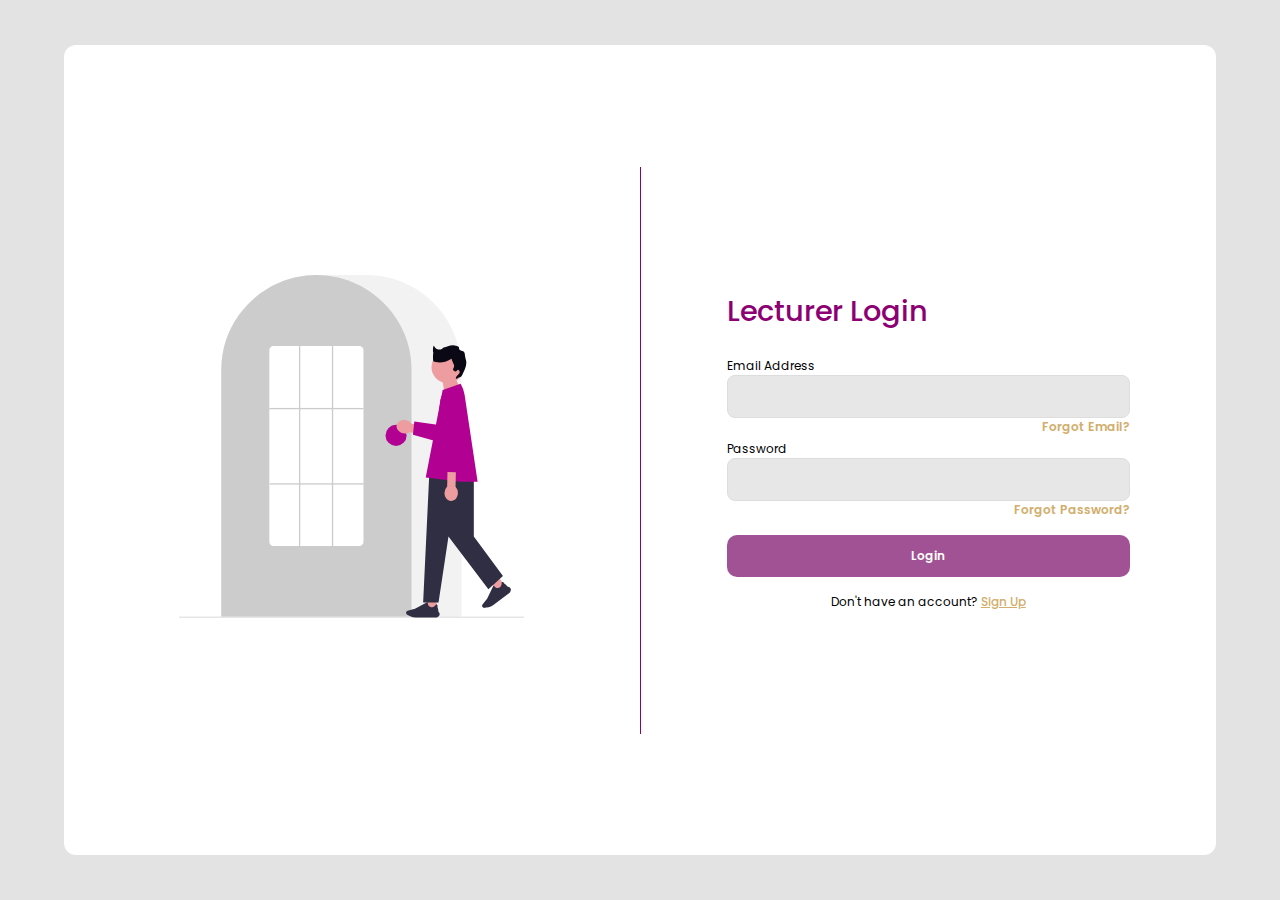
<file: Portfolio (2)/Portfolio/login.html>
<!DOCTYPE html>
<html lang="en">
  <head>
    <meta charset="UTF-8" />
    <meta name="viewport" content="width=device-width, initial-scale=1.0" />
    <title>Login Page</title>
    <link rel="stylesheet" href="auth.css" />
    <link rel="preconnect" href="https://fonts.googleapis.com" />
    <link rel="preconnect" href="https://fonts.gstatic.com" crossorigin />
    <link
      href="https://fonts.googleapis.com/css2?family=Poppins:ital,wght@0,100;0,200;0,300;0,400;0,500;0,600;0,700;0,800;0,900;1,100;1,200;1,300;1,400;1,500;1,600;1,700;1,800;1,900&display=swap"
      rel="stylesheet"
    />
  </head>
  <body>
    <!-- LOGIN SECTION -->
    <section id="login" class="page-section">
      <div class="auth-body">
        <div class="login-image">
          <img src="assets/login_pic3.svg" alt="" />
        </div>
        <div class="line"></div>
        <div class="auth-container">
          <form class="auth-form" action="dashboard.html">
            <h2>Lecturer Login</h2>
            <label>Email Address</label>
            <input type="email" required />
            <p class="forgor fir">Forgot Email?</p>

            <label>Password</label>
            <input type="password" required />
            <p class="forgor sec">Forgot Password?</p>

            <button class="primary-btn">Login</button>

            <p class="dont">
              Don't have an account?
              <span><a href="signup.html">Sign Up</a></span>
            </p>
          </form>
        </div>
      </div>
    </section>
  </body>
</html>
</file>
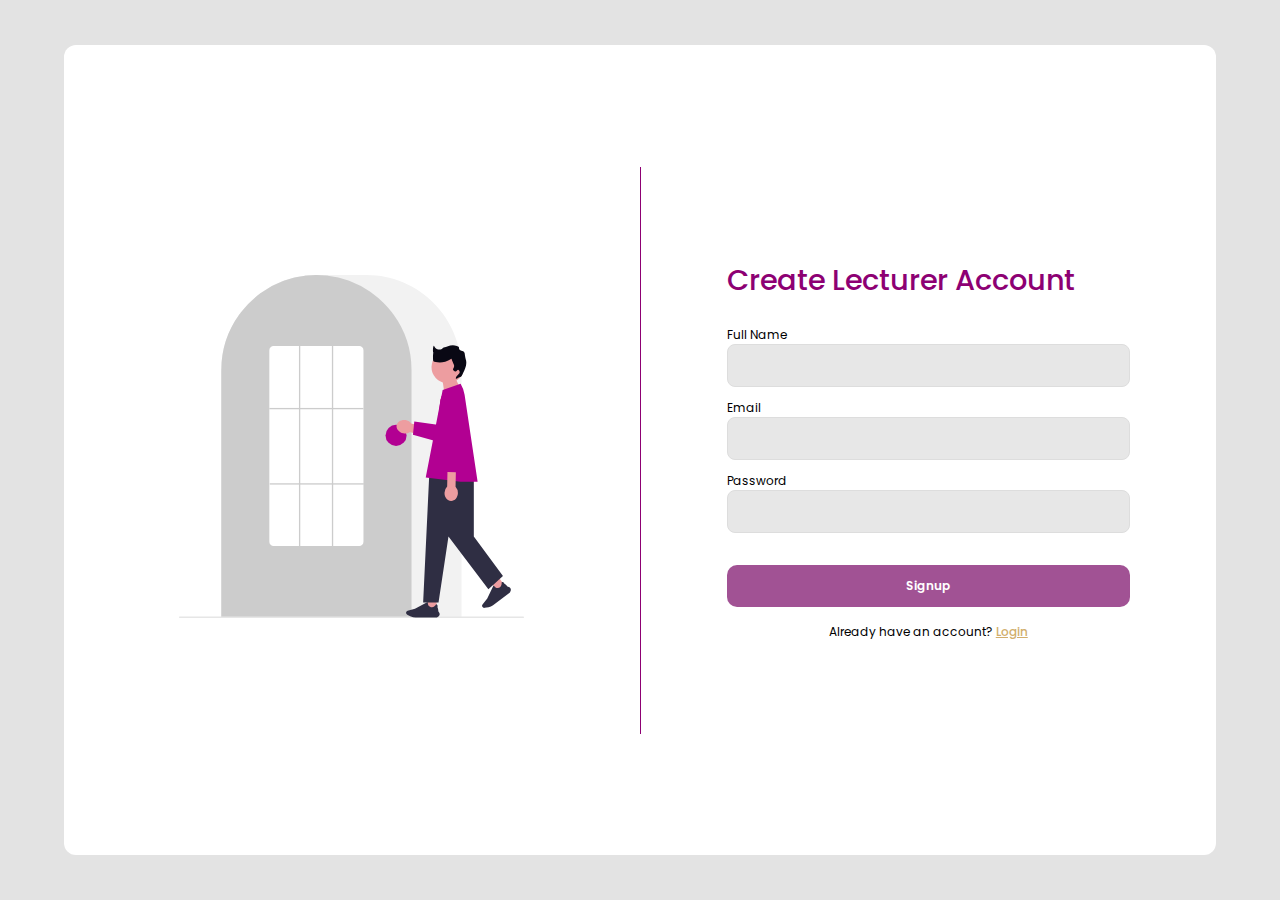
<file: Portfolio (2)/Portfolio/signup.html>
<!DOCTYPE html>
<html lang="en">
  <head>
    <meta charset="UTF-8" />
    <meta name="viewport" content="width=device-width, initial-scale=1.0" />
    <title>Signup Page</title>
    <link rel="stylesheet" href="auth.css" />
    <link rel="preconnect" href="https://fonts.googleapis.com" />
    <link rel="preconnect" href="https://fonts.gstatic.com" crossorigin />
    <link
      href="https://fonts.googleapis.com/css2?family=Poppins:ital,wght@0,100;0,200;0,300;0,400;0,500;0,600;0,700;0,800;0,900;1,100;1,200;1,300;1,400;1,500;1,600;1,700;1,800;1,900&display=swap"
      rel="stylesheet"
    />
  </head>
  <body>
    <!-- SIGNUP SECTION -->
    <section id="signup" class="page-section">
      <div class="auth-body">
        <div class="login-image">
          <img src="assets/login_pic3.svg" alt="" />
        </div>
        <div class="line"></div>
        <div class="auth-container">
          <form class="auth-form" action="dashboard.html">
            <h2>Create Lecturer Account</h2>
            <label>Full Name</label>
            <input type="text" required class="new" />

            <label>Email</label>
            <input type="email" required class="new" />

            <label>Password</label>
            <input type="password" required class="new th" />

            <a href=""><button class="primary-btn">Signup</button></a>
            <p class="dont">
              Already have an account?
              <span><a href="login.html">Login</a></span>
            </p>
          </form>
        </div>
      </div>
    </section>
  </body>
</html>
</file>
<file: Portfolio/dashboard.css>
:root {
  --primary-color: #2a226b;
  --secondary-color: #f3f4f6;
  --text-dark: #1f2937;
  --text-light: #9ca3af;
  --white: #ffffff;
  --accent-green: #10b981;
  --accent-orange: #f59e0b;

  --color-border: #0000001a;
  --color-l-background: #e3e3e3;
  --color-primary: #8d0073;
  --color-secondary: #d1ae6c;
  --color-d-background: #101010f0;
  --color-input-bg: #e7e7e7;
  --color-button: #750262ae;
  --color-danger: #fa3333;
}

::-webkit-scrollbar {
  width: 6px;
}
::-webkit-scrollbar-track {
  background: transparent;
}
::-webkit-scrollbar-thumb {
  border-radius: 10px;
  background: linear-gradient(var(--color-secondary), var(--color-primary));
}
* {
  margin: 0;
  padding: 0;
  box-sizing: border-box;
  font-family: "Poppins", sans-serif;
}

body {
  background-color: var(--secondary-color);
  height: 100vh;
  overflow: hidden;
}

.dashboard-container {
  display: flex;
  height: 100%;
}

header {
  display: flex;
  justify-content: space-between;
  align-items: center;
  border-bottom: 1px solid var(--color-border);
  margin: 0 -30px;
  padding: 20px 30px;
  background-color: white;
  margin-bottom: 40px;
}
.navii {
  display: flex;
  align-items: center;
  gap: 10px;
  color: var(--text-light);
}
.navii span {
  display: block;
  width: 1px;
  height: 1.25rem;
  background-color: var(--color-primary);
}
/* 2. SIDEBAR STYLES */
.sidebar {
  width: 260px;
  background-color: var(--color-primary);
  color: var(--white);
  display: flex;
  flex-direction: column;
}

.logo h2 {
  font-size: 24px;
  margin: 20px 20px 40px 20px;
  color: #ffd700; /* Gold accent for logo */
}

.nav-links {
  list-style: none;
  flex: 1;
}

.nav-links a {
  display: flex;
  align-items: center;
  gap: 15px;
  text-decoration: none;
  color: white; /* Lighter purple text */
  padding: 12px 45px;
  transition: 0.3s ease;
  font-weight: 600;
}

.nav-links li.active a,
.nav-links a:hover {
  background-color: rgba(255, 255, 255, 0.1);
}
.nav-links li.active a {
  color: var(--color-secondary);
  position: relative;
}
.nav-links li.active .left-side {
  position: absolute;
  left: 0;
  height: 3rem;
  width: 0.25rem;
  background-color: var(--color-secondary);
  border-top-right-radius: 6px;
  border-bottom-right-radius: 6px;
}

.log {
  display: flex;
  justify-content: center;
  padding-bottom: 15px;
}
.logout-btn {
  background: rgba(255, 255, 255, 0.1);
  color: var(--color-danger);
  border: none;
  width: 70%;
  padding: 12px;
  border-radius: 30px;
  cursor: pointer;
  display: flex;
  align-items: center;
  justify-content: center;
  gap: 10px;
  text-decoration: none;
  border: 1px solid var(--color-danger);
}

.main-content {
  flex: 1;
  display: flex;
  flex-direction: column;
  padding: 0 30px 20px 30px;
  overflow-y: auto;
}

.start {
  display: flex;
  justify-content: space-between;
  align-items: center;
  margin-bottom: 30px;
}

.welcome-text h1 {
  color: var(--primary-color);
  font-size: 28px;
}
.welcome-text span {
  color: var(--text-light);
}

.header-actions {
  display: flex;
  align-items: center;
  gap: 20px;
}

.profile-pic {
  width: 40px;
  height: 40px;
  background: linear-gradient(var(--color-primary), var(--color-secondary));
  color: white;
  border-radius: 50%;
  display: flex;
  justify-content: center;
  align-items: center;
  font-weight: bold;
}

/* 4. GRID LAYOUT (Center vs Right) */
.content-grid {
  display: grid;
  grid-template-columns: 2.5fr 1fr;
  gap: 30px;
  height: 100%;
}

/* 5. CENTER PANEL - STATS */
.stats-container {
  display: grid;
  grid-template-columns: repeat(3, 1fr);
  gap: 20px;
  margin-bottom: 30px;
}

.card {
  background: var(--white);
  padding: 25px;
  border-radius: 16px;
  transition: transform 0.3s ease;
  border: 1px solid var(--color-border);
}

.stat-card h3 {
  font-size: 14px;
  color: var(--text-light);
  font-weight: 500;
}

.stat-card .value {
  font-size: 28px;
  font-weight: 700;
  color: var(--text-dark);
  margin: 10px 0;
}

/* 6. CENTER PANEL - COURSE LIST */
.recent-activity {
  background: var(--white);
  padding: 25px;
  border-radius: 16px;
  border: 1px solid var(--color-border);
}

.section-header {
  display: flex;
  justify-content: space-between;
  margin-bottom: 20px;
}

.list-item {
  display: flex;
  align-items: center;
  padding: 15px 0;
  border-bottom: 1px solid #f0f0f0;
}

.list-item:last-child {
  border-bottom: none;
}

.icon-box {
  width: 50px;
  height: 50px;
  border-radius: 12px;
  display: flex;
  align-items: center;
  justify-content: center;
  margin-right: 15px;
  font-size: 20px;
}

.icon-box.green {
  background: #ecfdf5;
  color: #10b981;
}
.icon-box.purple {
  background: #f3e8ff;
  color: #9333ea;
}
.icon-box.orange {
  background: #fff7ed;
  color: #f97316;
}

.info {
  flex: 1;
}
.info h4 {
  font-size: 16px;
  color: var(--text-dark);
}
.info p {
  font-size: 13px;
  color: var(--text-light);
}

.badge {
  padding: 5px 12px;
  border-radius: 20px;
  font-size: 12px;
  font-weight: 600;
}
.badge.success {
  background: #ecfdf5;
  color: #047857;
}

/* 7. RIGHT PANEL - QUICK ACTION */
.quick-action-card {
  background: var(--color-primary);
  color: white;
  padding: 30px 10px;
  border-radius: 10px;
  height: fit-content;
}

.quick-action-card h3 {
  margin-bottom: 20px;
}

.quick-action-card label {
  display: block;
  font-size: 12px;
  margin-bottom: 5px;
  opacity: 0.8;
}

.quick-action-card input,
.quick-action-card select,
.quick-action-card textarea {
  width: 100%;
  padding: 12px;
  margin-bottom: 15px;
  border-radius: 8px;
  border: none;
  background: #f4f4f4;
  font-family: inherit;
}

.quick-action-card textarea {
  height: 80px;
  resize: none;
}

.action-btn {
  width: 100%;
  padding: 12px;
  background: var(--color-secondary);
  color: white;
  border: none;
  border-radius: 8px;
  cursor: pointer;
  font-weight: 600;
  transition: background 0.3s;
}

.action-btn:hover {
  background: #6d5ecc;
}
/* 9. STYLES FOR NEW DYNAMIC PAGES */

.page-content {
  display: none; /* 1. Hide ALL pages by default */
  animation: fadeIn 0.4s ease;
}

.page-content.active {
  display: block; /* 2. Force ONLY the active page to show */
}

@keyframes fadeIn {
  from {
    opacity: 0;
    transform: translateY(10px);
  }
  to {
    opacity: 1;
    transform: translateY(0);
  }
}

/* --- Page: Courses --- */
.simple-grid {
  display: grid;
  grid-template-columns: repeat(auto-fit, minmax(250px, 1fr));
  gap: 20px;
}

.add-new-card {
  display: flex;
  flex-direction: column;
  align-items: center;
  justify-content: center;
  border: 2px dashed var(--text-light);
  color: var(--text-light);
  background: #fafafa;
  cursor: pointer;
}
.add-new-card i {
  font-size: 24px;
  margin-bottom: 10px;
}

/* --- Page: Students --- */
.search-bar {
  padding: 10px 15px;
  border: 1px solid #ddd;
  border-radius: 8px;
  width: 300px;
  font-size: 14px;
}

.styled-table {
  width: 100%;
  border-collapse: collapse;
}
.styled-table th,
.styled-table td {
  padding: 15px;
  text-align: left;
  border-bottom: 1px solid #f0f0f0;
}
.styled-table th {
  background: #fafafa;
  font-weight: 600;
  color: var(--text-light);
}
.styled-table tbody tr:hover {
  background: #fcfcfc;
}

.big {
  font-size: 12rem;
  color: var(--color-secondary);
}
.img-container {
  display: flex;
  justify-content: center;
  align-items: center;
  width: 18rem;
  height: 18rem;
  border-radius: 50%;
  background-color: white;
  border: 1px solid var(--color-border);
  margin-bottom: 10px;
}

/* --- INNER TABS STYLING --- */

/* The White Card holding the buttons */
.about-header-card {
  background: white;
  padding: 20px 30px;
  border-radius: 16px;
  margin-bottom: 20px;
  box-shadow: 0 2px 10px rgba(0, 0, 0, 0.02);
}

.about-header-card h2 {
  margin-bottom: 15px;
  font-size: 22px;
  color: var(--text-dark);
}

.inner-tabs-nav {
  background: white;
  max-width: 70%;
  display: grid;
  grid-template-columns: repeat(4, 1fr);
  gap: 10px;
  flex-wrap: wrap;
  border-radius: 12px;
  border: 1px solid var(--color-border);
  padding: 5px;
  margin-bottom: 10px;
}

/* The Pill Buttons */
.inner-tab {
  border: none;
  background: transparent;
  padding: 10px 24px;
  border-radius: 10px; /* Pill shape */
  cursor: pointer;
  font-size: 14px;
  font-weight: 500;
  color: var(--text-light);
  transition: all 0.3s ease;
}

.inner-tab:hover {
  background: #f8f9fa;
  color: var(--primary-color);
}

/* Active State (Looks like the screenshot) */
.inner-tab.active {
  background: #ebe9f6; /* Very light purple background */
  color: var(--primary-color); /* Deep purple text */
  font-weight: 600;
  border: 1px solid #c79af1;
}

/* Content Panels */
.inner-panel {
  display: none; /* Hidden by default */
  animation: fadeIn 0.4s ease;
}

.inner-panel.active {
  display: block; /* Show active one */
}

/* --- Content Styling Helpers --- */
.profile-header-flex {
  display: flex;
  align-items: center;
  gap: 20px;
  margin-bottom: 20px;
}
.text-muted {
  color: var(--text-light);
  font-size: 14px;
  margin-bottom: 10px;
}
.bio-text {
  line-height: 1.6;
  color: var(--text-dark);
}
.divider {
  border: 0;
  border-top: 1px solid #eee;
  margin: 20px 0;
}
.contact-grid {
  display: flex;
  gap: 30px;
}
.contact-item i {
  margin-right: 8px;
  color: var(--primary-color);
}
.timeline-list {
  list-style: none;
}
.timeline-list li {
  margin-bottom: 20px;
  border-left: 3px solid #eee;
  padding-left: 15px;
}
.timeline-list h4 {
  font-size: 16px;
  margin-bottom: 5px;
}
.timeline-list .date {
  font-size: 12px;
  color: var(--text-light);
  display: block;
  margin-bottom: 5px;
}
/* =========================================
   RESPONSIVE DESIGN (Mobile & Tablet)
   ========================================= */

/* 1. Mobile Menu Button (Hidden on Desktop) */
.mobile-menu-btn {
    display: none; /* Hide on large screens */
    position: fixed;
    top: 90px;
    left: 15px;
    z-index: 1001; /* Above sidebar */
    background: white;
    color: black;
    border: none;
    padding: 10px 15px;
    border-radius: 8px;
    font-size: 20px;
    cursor: pointer;
    box-shadow: 4px 0 15px rgba(0,0,0,0.1);
        transition: left 0.3s ease-in-out; /* This makes it slide */

}
.mobile-menu-btn.moved {
    left: 275px; /* Sidebar width (260px) + original gap (15px) */
}
@media (max-width: 992px) {
    /* 2. Show the Menu Button */
    .mobile-menu-btn {
        display: block;
    }

    /* 3. Turn Sidebar into an "Off-Canvas" Drawer */
    .sidebar {
        position: fixed;
        top: 0;
        left: 0;
        height: 100vh;
        width: 260px;
        z-index: 1000;
        transform: translateX(-100%); /* Hide sidebar off-screen left */
        transition: transform 0.3s ease-in-out;
        box-shadow: 4px 0 15px rgba(0,0,0,0.1);
    }

    /* Class used by JS to slide sidebar in */
    .sidebar.open {
        transform: translateX(0); 
    }
    
    /* 5. Stack the Grid Layout (Right Panel goes below Center Panel) */
    .content-grid {
        grid-template-columns: 1fr; /* Single column */
    }


    /* --- TABLE SCROLL FIX (Critical for Students Page) --- */
    .table-responsive {
        width: 100%;
        overflow-x: auto; /* Adds scrollbar if table is too wide */
        -webkit-overflow-scrolling: touch; /* Smooth scrolling on iOS */
        margin-bottom: 15px;
        border-radius: 8px;
        border: 1px solid #eee;
    }
    
    table {
        min-width: 600px; /* Force table to be wide enough to read */
    }

    .header-actions {
        justify-content: space-between;
    }
    
    /* 7. Stack Stats Cards */
    .stats-container {
        grid-template-columns: 1fr; /* One card per row on mobile */
    }
    
    /* 8. Fix Profile/About Grid */
    .about-grid {
        grid-template-columns: 1fr; /* Stack profile card on top of details */
    }
    .inner-tabs-nav {
        max-width: 100%; /* Full width on mobile */
        grid-template-columns: repeat(2, 1fr); /* Two tabs per row */
    }
}
</file>
<file: Portfolio/auth.css>
/* ===== AUTH STYLES ===== */

:root {
  --color-border: #0000001a;
  --color-l-background: #e3e3e3;
  --color-primary: #8d0073;
  --color-secondary: #d1ae6c;
  --color-d-background: #101010f0;
  --color-input-bg: #e7e7e7;
  --color-button: #750262ae;
}
* {
  margin: 0;
  padding: 0;
  font-family: "Poppins", sans-serif;
  box-sizing: border-box;
}
#login,
#signup {
  display: flex;
  justify-content: center;
  align-items: center;
  background-color: var(--color-l-background);
  height: 100vh;
}
.auth-body {
  display: flex;
  justify-content: center;
  align-items: center;
  height: 90%;
  width: 90%;
  background: white;
  border-radius: 12px;
}

.auth-container {
  background-color: var(--white);
  border-radius: 20px;
  width: 100%;
  flex: 1;
  justify-items: center;
}

.auth-container h2 {
  text-align: left;
  margin-bottom: 1.5rem;
  color: var(--color-primary);
  font-size: 1.8rem;
  width: 100%;
  font-weight: 500;
}

.auth-form label {
  display: block;
  color: var(--dark);
  font-size: 0.75rem;
}

.auth-form {
  width: 70%;
}
.auth-form input {
  width: 100%;
  padding: 0.5rem 0.5rem;
  border: 1px solid #ddd;
  border-radius: 8px;
  font-size: 1rem;
  background-color: var(--color-input-bg);
  transition: var(--transition);
}

.auth-form input:focus {
  outline: none;
  border-color: var(--color-primary);
}

.auth-form button {
  width: 100%;
  padding: 0.75rem;
  background-color: var(--color-button);
  color: white;
  border: none;
  border-radius: 10px;
  font-size: 0.75rem;
  font-weight: 600;
  cursor: pointer;
  transition: var(--transition);
  margin-bottom: 1rem;
  transition: background-color 0.3s ease;
}

.auth-form button:hover {
  background-color: var(--color-primary);
  color: #ffffff;
}

.auth-form p a {
  color: var(--accent);
  font-weight: 500;
}

.auth-form p a:hover {
  text-decoration: underline;
}

.login-image {
  width: 100%;
  flex: 1;
  text-align: center;
}
.login-image img {
  width: 60%;
}
.line {
  width: 1px;
  height: 70%;
  background: var(--color-primary);
}
.forgor {
  color: var(--color-secondary);
  text-align: right;
  font-size: 0.75rem;
  font-weight: 600;
}
.fir {
  margin-bottom: 0.25rem;
}
.sec {
  margin-bottom: 1rem;
}
.dont {
  text-align: center;
  font-size: 0.75rem;
}
span {
  color: var(--color-secondary);
}
.new {
  margin-bottom: 0.75rem;
}
.th {
  margin-bottom: 2rem;
}
</file>
<file: Portfolio (2)/Portfolio/dashboard.css>
:root {
  --primary-color: #2a226b;
  --secondary-color: #f3f4f6;
  --text-dark: #1f2937;
  --text-light: #9ca3af;
  --white: #ffffff;
  --accent-green: #10b981;
  --accent-orange: #f59e0b;

  --color-border: #0000001a;
  --color-l-background: #e3e3e3;
  --color-primary: #8d0073;
  --color-secondary: #d1ae6c;
  --color-d-background: #101010f0;
  --color-input-bg: #e7e7e7;
  --color-button: #750262ae;
  --color-danger: #fa3333;
}

::-webkit-scrollbar {
  width: 6px;
}
::-webkit-scrollbar-track {
  background: transparent;
}
::-webkit-scrollbar-thumb {
  border-radius: 10px;
  background: linear-gradient(var(--color-secondary), var(--color-primary));
}
* {
  margin: 0;
  padding: 0;
  box-sizing: border-box;
  font-family: "Poppins", sans-serif;
}

body {
  background-color: var(--secondary-color);
  height: 100vh;
  overflow: hidden;
}

.dashboard-container {
  display: flex;
  height: 100%;
}

header {
  display: flex;
  justify-content: space-between;
  align-items: center;
  border-bottom: 1px solid var(--color-border);
  margin: 0 -30px;
  padding: 20px 30px;
  background-color: white;
  margin-bottom: 40px;
}
.navii {
  display: flex;
  align-items: center;
  gap: 10px;
  color: var(--text-light);
}
.navii span {
  display: block;
  width: 1px;
  height: 1.25rem;
  background-color: var(--color-primary);
}
/* 2. SIDEBAR STYLES */
.sidebar {
  width: 260px;
  background-color: var(--color-primary);
  color: var(--white);
  display: flex;
  flex-direction: column;
}

.logo h2 {
  font-size: 24px;
  margin: 20px 20px 40px 20px;
  color: #ffd700; /* Gold accent for logo */
}

.nav-links {
  list-style: none;
  flex: 1;
}

.nav-links a {
  display: flex;
  align-items: center;
  gap: 15px;
  text-decoration: none;
  color: white; /* Lighter purple text */
  padding: 12px 45px;
  transition: 0.3s ease;
  font-weight: 600;
}

.nav-links li.active a,
.nav-links a:hover {
  background-color: rgba(255, 255, 255, 0.1);
}
.nav-links li.active a {
  color: var(--color-secondary);
  position: relative;
}
.nav-links li.active .left-side {
  position: absolute;
  left: 0;
  height: 3rem;
  width: 0.25rem;
  background-color: var(--color-secondary);
  border-top-right-radius: 6px;
  border-bottom-right-radius: 6px;
}

.log {
  display: flex;
  justify-content: center;
  padding-bottom: 15px;
}
.logout-btn {
  background: rgba(255, 255, 255, 0.1);
  color: var(--color-danger);
  border: none;
  width: 70%;
  padding: 12px;
  border-radius: 30px;
  cursor: pointer;
  display: flex;
  align-items: center;
  justify-content: center;
  gap: 10px;
  text-decoration: none;
  border: 1px solid var(--color-danger);
}

.main-content {
  flex: 1;
  display: flex;
  flex-direction: column;
  padding: 0 30px 20px 30px;
  overflow-y: auto;
}

.start {
  display: flex;
  justify-content: space-between;
  align-items: center;
  margin-bottom: 30px;
}

.welcome-text h1 {
  color: var(--primary-color);
  font-size: 28px;
}
.welcome-text span {
  color: var(--text-light);
}

.header-actions {
  display: flex;
  align-items: center;
  gap: 20px;
}

.profile-pic {
  width: 40px;
  height: 40px;
  background: linear-gradient(var(--color-primary), var(--color-secondary));
  color: white;
  border-radius: 50%;
  display: flex;
  justify-content: center;
  align-items: center;
  font-weight: bold;
}

/* 4. GRID LAYOUT (Center vs Right) */
.content-grid {
  display: grid;
  grid-template-columns: 2.5fr 1fr;
  gap: 30px;
  height: 100%;
}

/* 5. CENTER PANEL - STATS */
.stats-container {
  display: grid;
  grid-template-columns: repeat(3, 1fr);
  gap: 20px;
  margin-bottom: 30px;
}

.card {
  background: var(--white);
  padding: 25px;
  border-radius: 16px;
  transition: transform 0.3s ease;
  border: 1px solid var(--color-border);
}

.stat-card h3 {
  font-size: 14px;
  color: var(--text-light);
  font-weight: 500;
}

.stat-card .value {
  font-size: 28px;
  font-weight: 700;
  color: var(--text-dark);
  margin: 10px 0;
}

/* 6. CENTER PANEL - COURSE LIST */
.recent-activity {
  background: var(--white);
  padding: 25px;
  border-radius: 16px;
  border: 1px solid var(--color-border);
}

.section-header {
  display: flex;
  justify-content: space-between;
  margin-bottom: 20px;
}

.list-item {
  display: flex;
  align-items: center;
  padding: 15px 0;
  border-bottom: 1px solid #f0f0f0;
}

.list-item:last-child {
  border-bottom: none;
}

.icon-box {
  width: 50px;
  height: 50px;
  border-radius: 12px;
  display: flex;
  align-items: center;
  justify-content: center;
  margin-right: 15px;
  font-size: 20px;
}

.icon-box.green {
  background: #ecfdf5;
  color: #10b981;
}
.icon-box.purple {
  background: #f3e8ff;
  color: #9333ea;
}
.icon-box.orange {
  background: #fff7ed;
  color: #f97316;
}

.info {
  flex: 1;
}
.info h4 {
  font-size: 16px;
  color: var(--text-dark);
}
.info p {
  font-size: 13px;
  color: var(--text-light);
}

.badge {
  padding: 5px 12px;
  border-radius: 20px;
  font-size: 12px;
  font-weight: 600;
}
.badge.success {
  background: #ecfdf5;
  color: #047857;
}

/* 7. RIGHT PANEL - QUICK ACTION */
.quick-action-card {
  background: var(--color-primary);
  color: white;
  padding: 30px 10px;
  border-radius: 10px;
  height: fit-content;
}

.quick-action-card h3 {
  margin-bottom: 20px;
}

.quick-action-card label {
  display: block;
  font-size: 12px;
  margin-bottom: 5px;
  opacity: 0.8;
}

.quick-action-card input,
.quick-action-card select,
.quick-action-card textarea {
  width: 100%;
  padding: 12px;
  margin-bottom: 15px;
  border-radius: 8px;
  border: none;
  background: #f4f4f4;
  font-family: inherit;
}

.quick-action-card textarea {
  height: 80px;
  resize: none;
}

.action-btn {
  width: 100%;
  padding: 12px;
  background: var(--color-secondary);
  color: white;
  border: none;
  border-radius: 8px;
  cursor: pointer;
  font-weight: 600;
  transition: background 0.3s;
}

.action-btn:hover {
  background: #6d5ecc;
}
/* 9. STYLES FOR NEW DYNAMIC PAGES */

.page-content {
  display: none; /* 1. Hide ALL pages by default */
  animation: fadeIn 0.4s ease;
}

.page-content.active {
  display: block; /* 2. Force ONLY the active page to show */
}

@keyframes fadeIn {
  from {
    opacity: 0;
    transform: translateY(10px);
  }
  to {
    opacity: 1;
    transform: translateY(0);
  }
}

/* --- Page: Courses --- */
.simple-grid {
  display: grid;
  grid-template-columns: repeat(auto-fit, minmax(250px, 1fr));
  gap: 20px;
}

.add-new-card {
  display: flex;
  flex-direction: column;
  align-items: center;
  justify-content: center;
  border: 2px dashed var(--text-light);
  color: var(--text-light);
  background: #fafafa;
  cursor: pointer;
}
.add-new-card i {
  font-size: 24px;
  margin-bottom: 10px;
}

/* --- Page: Students --- */
.search-bar {
  padding: 10px 15px;
  border: 1px solid #ddd;
  border-radius: 8px;
  width: 300px;
  font-size: 14px;
}

.styled-table {
  width: 100%;
  border-collapse: collapse;
}
.styled-table th,
.styled-table td {
  padding: 15px;
  text-align: left;
  border-bottom: 1px solid #f0f0f0;
}
.styled-table th {
  background: #fafafa;
  font-weight: 600;
  color: var(--text-light);
}
.styled-table tbody tr:hover {
  background: #fcfcfc;
}

.big {
  font-size: 12rem;
  color: var(--color-secondary);
}
.img-container {
  display: flex;
  justify-content: center;
  align-items: center;
  width: 18rem;
  height: 18rem;
  border-radius: 50%;
  background-color: white;
  border: 1px solid var(--color-border);
  margin-bottom: 10px;
}

/* --- INNER TABS STYLING --- */

/* The White Card holding the buttons */
.about-header-card {
  background: white;
  padding: 20px 30px;
  border-radius: 16px;
  margin-bottom: 20px;
  box-shadow: 0 2px 10px rgba(0, 0, 0, 0.02);
}

.about-header-card h2 {
  margin-bottom: 15px;
  font-size: 22px;
  color: var(--text-dark);
}

.inner-tabs-nav {
  background: white;
  max-width: 70%;
  display: grid;
  grid-template-columns: repeat(4, 1fr);
  gap: 10px;
  flex-wrap: wrap;
  border-radius: 12px;
  border: 1px solid var(--color-border);
  padding: 5px;
  margin-bottom: 10px;
}

/* The Pill Buttons */
.inner-tab {
  border: none;
  background: transparent;
  padding: 10px 24px;
  border-radius: 10px; /* Pill shape */
  cursor: pointer;
  font-size: 14px;
  font-weight: 500;
  color: var(--text-light);
  transition: all 0.3s ease;
}

.inner-tab:hover {
  background: #f8f9fa;
  color: var(--primary-color);
}

/* Active State (Looks like the screenshot) */
.inner-tab.active {
  background: #ebe9f6; /* Very light purple background */
  color: var(--primary-color); /* Deep purple text */
  font-weight: 600;
  border: 1px solid #c79af1;
}

/* Content Panels */
.inner-panel {
  display: none; /* Hidden by default */
  animation: fadeIn 0.4s ease;
}

.inner-panel.active {
  display: block; /* Show active one */
}

/* --- Content Styling Helpers --- */
.profile-header-flex {
  display: flex;
  align-items: center;
  gap: 20px;
  margin-bottom: 20px;
}
.text-muted {
  color: var(--text-light);
  font-size: 14px;
  margin-bottom: 10px;
}
.bio-text {
  line-height: 1.6;
  color: var(--text-dark);
}
.divider {
  border: 0;
  border-top: 1px solid #eee;
  margin: 20px 0;
}
.contact-grid {
  display: flex;
  gap: 30px;
}
.contact-item i {
  margin-right: 8px;
  color: var(--primary-color);
}
.timeline-list {
  list-style: none;
}
.timeline-list li {
  margin-bottom: 20px;
  border-left: 3px solid #eee;
  padding-left: 15px;
}
.timeline-list h4 {
  font-size: 16px;
  margin-bottom: 5px;
}
.timeline-list .date {
  font-size: 12px;
  color: var(--text-light);
  display: block;
  margin-bottom: 5px;
}
</file>
<file: Portfolio (2)/Portfolio/auth.css>
/* ===== AUTH STYLES ===== */

:root {
  --color-border: #0000001a;
  --color-l-background: #e3e3e3;
  --color-primary: #8d0073;
  --color-secondary: #d1ae6c;
  --color-d-background: #101010f0;
  --color-input-bg: #e7e7e7;
  --color-button: #750262ae;
}
* {
  margin: 0;
  padding: 0;
  font-family: "Poppins", sans-serif;
  box-sizing: border-box;
}
#login,
#signup {
  display: flex;
  justify-content: center;
  align-items: center;
  background-color: var(--color-l-background);
  height: 100vh;
}
.auth-body {
  display: flex;
  justify-content: center;
  align-items: center;
  height: 90%;
  width: 90%;
  background: white;
  border-radius: 12px;
}

.auth-container {
  background-color: var(--white);
  border-radius: 20px;
  width: 100%;
  flex: 1;
  justify-items: center;
}

.auth-container h2 {
  text-align: left;
  margin-bottom: 1.5rem;
  color: var(--color-primary);
  font-size: 1.8rem;
  width: 100%;
  font-weight: 500;
}

.auth-form label {
  display: block;
  color: var(--dark);
  font-size: 0.75rem;
}

.auth-form {
  width: 70%;
}
.auth-form input {
  width: 100%;
  padding: 0.5rem 0.5rem;
  border: 1px solid #ddd;
  border-radius: 8px;
  font-size: 1rem;
  background-color: var(--color-input-bg);
  transition: var(--transition);
}

.auth-form input:focus {
  outline: none;
  border-color: var(--color-primary);
}

.auth-form button {
  width: 100%;
  padding: 0.75rem;
  background-color: var(--color-button);
  color: white;
  border: none;
  border-radius: 10px;
  font-size: 0.75rem;
  font-weight: 600;
  cursor: pointer;
  transition: var(--transition);
  margin-bottom: 1rem;
  transition: background-color 0.3s ease;
}

.auth-form button:hover {
  background-color: var(--color-primary);
  color: #ffffff;
}

.auth-form p a {
  color: var(--accent);
  font-weight: 500;
}

.auth-form p a:hover {
  text-decoration: underline;
}

.login-image {
  width: 100%;
  flex: 1;
  text-align: center;
}
.login-image img {
  width: 60%;
}
.line {
  width: 1px;
  height: 70%;
  background: var(--color-primary);
}
.forgor {
  color: var(--color-secondary);
  text-align: right;
  font-size: 0.75rem;
  font-weight: 600;
}
.fir {
  margin-bottom: 0.25rem;
}
.sec {
  margin-bottom: 1rem;
}
.dont {
  text-align: center;
  font-size: 0.75rem;
}
span {
  color: var(--color-secondary);
}
.new {
  margin-bottom: 0.75rem;
}
.th {
  margin-bottom: 2rem;
}
</file>
<file: Portfolio/index.css>
/* --- VARIABLES & RESET --- */
:root {
    --primary: #8d0073cc;       
    --primary-dark: #8d0073;
    --secondary: #d1ae6c;     
    --accent: #f59e0b;        
    --bg-light: #f8fafc;
    --text-main: #334155;
    --text-light: #64748b;
    --white: #ffffff;
    --gradient: linear-gradient(135deg, #2563eb 0%, #4f46e5 100%);
    --shadow-sm: 0 1px 3px rgba(0,0,0,0.1);
    --shadow-md: 0 4px 6px -1px rgba(0,0,0,0.1);
    --shadow-lg: 0 10px 15px -3px rgba(0,0,0,0.1);
    --radius: 12px;

  --color-border: #0000001a;
  --color-l-background: #e3e3e3;;
  --color-d-background: #101010f0;
  --color-input-bg: #e7e7e7;
  --color-button: #750262ae;
}

* {
    margin: 0;
    padding: 0;
    box-sizing: border-box;
}

body {
    font-family: 'Poppins', sans-serif;
    color: var(--text-main);
    background-color: var(--white);
    line-height: 1.6;
    overflow-x: hidden;
}

a { text-decoration: none; color: inherit; transition: 0.3s; }
ul { list-style: none; }

.container {
    max-width: 1200px;
    margin: 0 auto;
    padding: 0 20px;
}

/* --- BUTTONS & UTILITIES --- */
.btn {
    display: inline-block;
    padding: 12px 24px;
    border-radius: 50px;
    font-weight: 600;
    font-size: 0.95rem;
    cursor: pointer;
}

.btn-primary {
    background: var(--primary);
    color: var(--white);
}

.btn-primary:hover {
    background: var(--primary-dark);
    transform: translateY(-2px);
    box-shadow: var(--shadow-md);
}

.btn-outline {
    border: 2px solid var(--primary);
    color: var(--primary);
    background: transparent;
}

.btn-outline:hover {
    background: var(--primary);
    color: var(--white);
}

.btn-lg { padding: 16px 32px; font-size: 1rem; }
.btn-text { color: var(--text-main); font-weight: 600; margin-left: 20px; }
.btn-text:hover { color: var(--primary); }

.badge {
    background: #dbeafe;
    color: var(--primary-dark);
    padding: 6px 12px;
    border-radius: 20px;
    font-size: 0.8rem;
    font-weight: 700;
    text-transform: uppercase;
    letter-spacing: 0.5px;
}

.text-gradient {
    background: var(--gradient);
    -webkit-background-clip: text;
    -webkit-text-fill-color: transparent;
}

/* --- HEADER --- */
#site-header {
    height: 80px;
    display: flex;
    align-items: center;
    position: sticky;
    top: 0;
    background: rgba(255, 255, 255, 0.95);
    backdrop-filter: blur(10px);
    z-index: 1000;
    box-shadow: var(--shadow-sm);
}

.nav-wrapper {
    display: flex;
    justify-content: space-between;
    align-items: center;
    width: 100%;
}

.logo {
    font-size: 1.5rem;
    font-weight: 700;
    color: var(--secondary);
    display: flex;
    align-items: center;
    gap: 10px;
}

.logo-icon { color: var(--primary); }
.highlight { color: var(--primary); }

.nav { display: flex; align-items: center; gap: 30px; }
.nav-link { font-weight: 500; color: var(--text-main); font-size: 0.95rem; }
.nav-link:hover { color: var(--primary); }
.mobile-toggle { display: none; font-size: 1.5rem; cursor: pointer; }

/* --- HERO SECTION --- */
.hero-section {
    padding: 80px 0;
    min-height: 90vh;
    display: flex;
    align-items: center;
    background: radial-gradient(circle at top right, #f1f5f9 0%, transparent 40%);
}

.hero-grid {
    display: grid;
    grid-template-columns: 1fr 1fr;
    gap: 60px;
    align-items: center;
}

.hero-text h1 {
    font-size: 3.5rem;
    line-height: 1.2;
    margin: 20px 0;
    color: var(--secondary);
}

.hero-text p {
    font-size: 1.1rem;
    color: var(--text-light);
    margin-bottom: 40px;
    max-width: 90%;
}

.stats {
    margin-top: 60px;
    display: flex;
    gap: 40px;
    border-top: 1px solid #e2e8f0;
    padding-top: 30px;
}

.stat-item { display: flex; flex-direction: column; }
.stat-item strong { font-size: 1.5rem; color: var(--secondary); }
.stat-item span { font-size: 0.9rem; color: var(--text-light); }

/* Hero Visual (Abstract Shapes) */
.hero-visual {
    position: relative;
    height: 400px;
    display: flex;
    justify-content: center;
    align-items: center;
}

.visual-circle {
    width: 400px;
    height: 400px;
    background: var(--secondary);
    border-radius: 50%;
    position: absolute;
    z-index: -1;
}

.visual-card {
    background: var(--white);
    padding: 20px 30px;
    border-radius: 15px;
    box-shadow: var(--shadow-lg);
    position: absolute;
    display: flex;
    align-items: center;
    gap: 15px;
    font-weight: 600;
    animation: float 6s ease-in-out infinite;
}

.visual-card i { font-size: 1.5rem; color: var(--primary); }

.card-1 { top: 20%; right: 10%; animation-delay: 0s; }
.card-2 { bottom: 20%; left: 10%; animation-delay: 3s; }

@keyframes float {
    0% { transform: translateY(0px); }
    50% { transform: translateY(-20px); }
    100% { transform: translateY(0px); }
}

/* --- FEATURES SECTION --- */
.features-section {
    padding: 100px 0;
    background: var(--color-l-background);
}

.section-header { text-align: center; margin-bottom: 60px; }
.section-header h2 { font-size: 2.5rem; color: var(--secondary); margin-bottom: 15px; }
.section-header p { color: var(--text-light); font-size: 1.1rem; }

.features-grid {
    display: grid;
    grid-template-columns: repeat(auto-fit, minmax(300px, 1fr));
    gap: 30px;
}

.feature-card {
    background: var(--white);
    padding: 40px;
    border-radius: var(--radius);
    box-shadow: var(--shadow-sm);
    transition: 0.3s;
    border: 1px solid #f1f5f9;
}

.feature-card:hover {
    transform: translateY(-10px);
    box-shadow: var(--shadow-lg);
}

.icon-box {
    width: 60px;
    height: 60px;
    border-radius: 12px;
    display: flex;
    align-items: center;
    justify-content: center;
    font-size: 1.5rem;
    margin-bottom: 25px;
}

.icon-box.blue { background: #dbeafe; color: var(--primary); }
.icon-box.purple { background: #f3e8ff; color: #9333ea; }
.icon-box.orange { background: #ffedd5; color: #ea580c; }

.feature-card h3 { font-size: 1.25rem; margin-bottom: 15px; color: var(--secondary); }
.feature-card p { color: var(--text-light); font-size: 0.95rem; }

/* --- ABOUT SECTION --- */
.about-section {
    padding: 100px 0;
    background: var(--secondary);
    color: var(--white);
    text-align: center;
}

.about-content { max-width: 700px; margin: 0 auto; }
.about-content h2 { font-size: 2.5rem; margin-bottom: 20px; }
.about-content p { font-size: 1.1rem; margin-bottom: 30px; opacity: 0.9; }

/* --- FOOTER --- */
#site-footer {
    padding: 40px 0;
    background: var(--white);
    border-top: 1px solid #e2e8f0;
}

.footer-content {
    display: flex;
    justify-content: space-between;
    align-items: center;
}

.footer-left h3 { color: var(--secondary); font-size: 1.2rem; }
.footer-left p { color: var(--text-light); font-size: 0.9rem; margin-top: 5px; }

.footer-links { display: flex; gap: 30px; }
.footer-links a { color: var(--text-light); font-size: 0.9rem; }
.footer-links a:hover { color: var(--primary); }

/* --- RESPONSIVE --- */
@media (max-width: 768px) {
    .nav { display: none; }
    .mobile-toggle { display: block; }
    
    .hero-grid { grid-template-columns: 1fr; text-align: center; }
    .hero-text h1 { font-size: 2.5rem; }
    .hero-text p { margin: 20px auto 40px; }
    .hero-visual { display: none; }
    
    .stats { justify-content: center; }
    .footer-content { flex-direction: column; gap: 20px; text-align: center; }
}
</file>
<file: Portfolio (2)/Portfolio/index.css>
/* ===== CSS VARIABLES & RESET ===== */
:root {
    --primary: #002147;
    --secondary: #ffb703;
    --accent: #219ebc;
    --light: #f5f7fa;
    --dark: #333;
    --gray: #6c757d;
    --white: #ffffff;
    --shadow: 0 4px 6px rgba(0, 0, 0, 0.1);
    --radius: 8px;
    --transition: all 0.3s ease;
}

* {
    margin: 0;
    padding: 0;
    box-sizing: border-box;
}

html {
    scroll-behavior: smooth;
}

body {
    font-family: 'Segoe UI', Tahoma, Geneva, Verdana, sans-serif;
    line-height: 1.6;
    color: var(--dark);
    background-color: var(--light);
    display: flex;
    flex-direction: column;
    min-height: 100vh;
}

a {
    text-decoration: none;
    color: inherit;
}

ul {
    list-style: none;
}

.container {
    width: 100%;
    max-width: 1200px;
    margin: 0 auto;
    padding: 0 20px;
}

/* ===== HEADER STYLES ===== */
#site-header {
    background-color: var(--primary);
    color: var(--white);
    padding: 1rem 0;
    box-shadow: var(--shadow);
    position: sticky;
    top: 0;
    z-index: 1000;
}

#site-header .container {
    display: flex;
    justify-content: space-between;
    align-items: center;
}

.logo {
    font-size: 1.5rem;
    font-weight: 700;
}

.nav {
    display: flex;
    gap: 1.5rem;
    align-items: center;
}

.nav a {
    font-weight: 500;
    transition: var(--transition);
    padding: 0.5rem 0.5rem;
    position: relative;
}

.nav a:hover {
    color: var(--secondary);
}

.nav a::after {
    content: '';
    position: absolute;
    bottom: 0;
    left: 0;
    width: 0;
    height: 2px;
    background-color: var(--secondary);
    transition: var(--transition);
}

.nav a:hover::after {
    width: 100%;
}

.btn {
    padding: 0.5rem 1rem;
    border-radius: var(--radius);
    font-weight: 600;
    transition: var(--transition);
}

.nav .btn {
    background-color: var(--secondary);
    color: var(--dark);
}

.nav .btn:hover {
    background-color: #e6a500;
    transform: translateY(-2px);
}

/* ===== MAIN CONTENT STYLES ===== */
main {
    flex: 1;
}

#hero {
    background: linear-gradient(rgba(0, 33, 71, 0.85), rgba(0, 33, 71, 0.85)), url('https://images.unsplash.com/photo-1522202176988-66273c2fd55f?ixlib=rb-4.0.3&auto=format&fit=crop&w=1350&q=80');
    background-size: cover;
    background-position: center;
    color: var(--white);
    padding: 6rem 0;
    text-align: center;
}

#hero h1 {
    font-size: 2.5rem;
    margin-bottom: 1rem;
    line-height: 1.2;
}

#hero p {
    font-size: 1.2rem;
    max-width: 700px;
    margin: 0 auto 2rem;
    opacity: 0.9;
}

.primary-btn {
    display: inline-block;
    background-color: var(--secondary);
    color: var(--dark);
    padding: 0.8rem 1.8rem;
    border-radius: var(--radius);
    font-weight: 600;
    transition: var(--transition);
    box-shadow: var(--shadow);
}

.primary-btn:hover {
    background-color: #e6a500;
    transform: translateY(-3px);
    box-shadow: 0 6px 12px rgba(0, 0, 0, 0.15);
}



/* ===== COURSE PAGE STYLES ===== */
.course-page {
    padding: 3rem 0;
    max-width: 900px;
    margin: 0 auto;
}

.course-page h2 {
    color: var(--primary);
    margin-bottom: 1rem;
    font-size: 2rem;
}

.course-page h3 {
    color: var(--primary);
    margin: 2rem 0 1rem;
    font-size: 1.5rem;
    border-bottom: 2px solid var(--secondary);
    padding-bottom: 0.5rem;
}

.course-page p {
    margin-bottom: 1.5rem;
    line-height: 1.7;
}

.list {
    margin-bottom: 2rem;
}

.list li {
    padding: 0.8rem 0;
    border-bottom: 1px solid #eaeaea;
    position: relative;
    padding-left: 1.5rem;
}

.list li:before {
    content: "•";
    color: var(--secondary);
    position: absolute;
    left: 0;
    font-size: 1.2rem;
}

.materials {
    display: grid;
    grid-template-columns: repeat(auto-fill, minmax(250px, 1fr));
    gap: 1rem;
}

.mat-item {
    background-color: var(--white);
    padding: 1rem;
    border-radius: var(--radius);
    box-shadow: var(--shadow);
    transition: var(--transition);
    border-left: 4px solid var(--accent);
}

.mat-item:hover {
    transform: translateY(-3px);
    box-shadow: 0 6px 12px rgba(0, 0, 0, 0.1);
}

/* ===== PAGE SECTIONS ===== */
.page-section {
    display: none;
    padding: 2rem 0;
}

.page-section.active {
    display: block;
}

/* ===== TAB SYSTEM ===== */
.tabs {
    display: flex;
    border-bottom: 1px solid #ddd;
    margin-bottom: 1.5rem;
}

.tab {
    padding: 0.8rem 1.5rem;
    cursor: pointer;
    border-bottom: 3px solid transparent;
    transition: var(--transition);
}

.tab:hover {
    background-color: rgba(0, 33, 71, 0.05);
}

.tab.active {
    border-bottom-color: var(--secondary);
    color: var(--primary);
    font-weight: 600;
}

.tab-content {
    display: none;
}

.tab-content.active {
    display: block;
}

/* ===== RESPONSIVE STYLES ===== */
@media (max-width: 768px) {
    #site-header .container {
        flex-direction: column;
        gap: 1rem;
    }

    .nav {
        flex-wrap: wrap;
        justify-content: center;
    }

    #hero h1 {
        font-size: 2rem;
    }

    #hero p {
        font-size: 1rem;
    }

    .dashboard-header {
        flex-direction: column;
        gap: 1rem;
        text-align: center;
    }

    .cards {
        grid-template-columns: 1fr;
    }

    .card-actions {
        flex-direction: column;
    }

    .stats {
        grid-template-columns: repeat(2, 1fr);
    }

    .course-page {
        padding: 2rem 1rem;
    }

    .auth-container {
        padding: 2rem;
        margin: 1rem;
    }

    .tabs {
        flex-wrap: wrap;
    }
}

@media (max-width: 480px) {
    .stats {
        grid-template-columns: 1fr;
    }
    
    .tabs {
        flex-direction: column;
    }
    
    .tab {
        border-bottom: none;
        border-left: 3px solid transparent;
    }
    
    .tab.active {
        border-bottom-color: transparent;
        border-left-color: var(--secondary);
    }
}

/* ===== FOOTER STYLES ===== */
#site-footer {
    background-color: var(--primary);
    color: var(--white);
    padding: 1.5rem 0;
    text-align: center;
    margin-top: auto;
}
</file>
